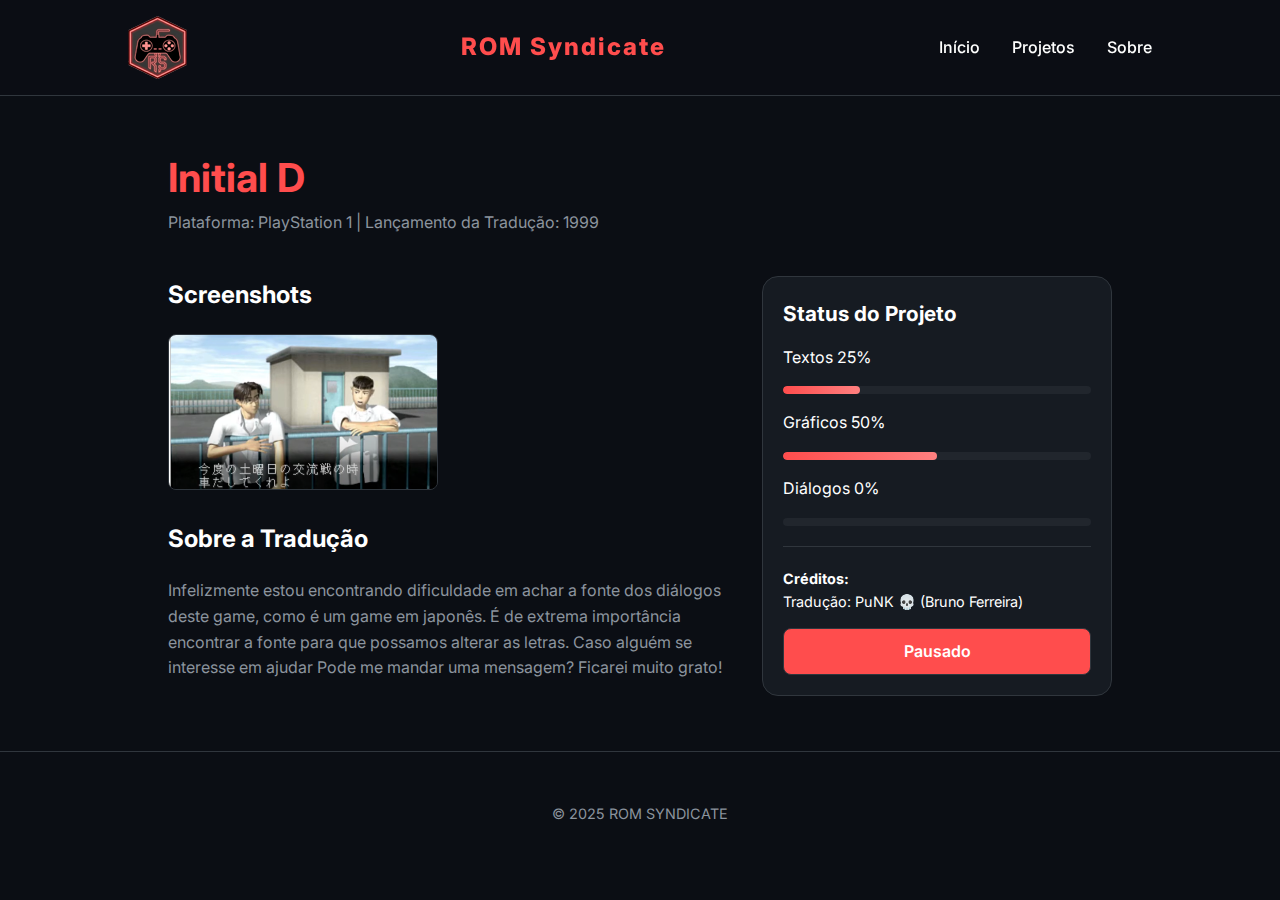
<file: initialDPSX.html>
<!DOCTYPE html>
<html lang="pt-br">
<head>
    <meta charset="UTF-8">
    <meta name="viewport" content="width=device-width, initial-scale=1.0">
    <title>Projeto: Nome do Jogo | ROM SYNDICATE</title>
    
    <link rel="stylesheet" href="style.css">
    
    <link href="https://fonts.googleapis.com/css2?family=Inter:wght@400;600;800&display=swap" rel="stylesheet">
</head>
<body>

    <header>
        <nav>
            <img src="./assets/img/logo/logo-mini.png" alt="ROM Syndicate Logo">
            <div class="logo">ROM Syndicate</div>
            <ul>
                <li><a href="../index.html">Início</a></li>
                <li><a href="../index.html#projetos">Projetos</a></li>
                <li><a href="../sobre.html">Sobre</a></li>
            </ul>
        </nav>
    </header>

    <main class="container-projeto" style="padding: 50px 10%; max-width: 1200px; margin: 0 auto;">
        
        <section class="projeto-header" style="margin-bottom: 40px;">
            <h1 style="font-size: 2.5rem; color: var(--accent-color);">Initial D</h1>
            <p style="color: var(--text-secondary);">Plataforma: PlayStation 1 | Lançamento da Tradução: 1999</p>
        </section>

        <div style="display: grid; grid-template-columns: 1fr 350px; gap: 40px;">
            
            <section>
                <h2 style="margin-bottom: 20px;">Screenshots</h2>
                <div class="galeria" style="display: grid; grid-template-columns: 1fr 1fr; gap: 15px; margin-bottom: 30px;">
                    <img src="./assets/img/initialDPSX/1.png" alt="Screenshot 1" style="width: 100%; border-radius: 8px; border: 1px solid var(--border);">
                </div>

                <h2 style="margin-bottom: 20px;">Sobre a Tradução</h2>
                <p style="color: var(--text-secondary); margin-bottom: 20px;">
                    Infelizmente estou encontrando dificuldade em achar a fonte dos diálogos deste game, como é um game em japonês.
                    É de extrema importância encontrar a fonte para que possamos alterar as letras. Caso alguém se interesse em ajudar
                    Pode me mandar uma mensagem? Ficarei muito grato!
                </p>
            </section>

            <aside>
                <div class="card" style="padding: 20px; position: sticky; top: 100px;">
                    <h3 style="margin-bottom: 15px;">Status do Projeto</h3>
                    
                    <div class="progresso-info"><span>Textos </span><span>25%</span></div>
                    <div class="progresso-container"><div class="progresso-bar" style="width: 25%;"></div></div>
                    
                    <div class="progresso-info"><span>Gráficos </span><span>50%</span></div>
                    <div class="progresso-container"><div class="progresso-bar" style="width: 50%;"></div></div>

                    <div class="progresso-info"><span>Diálogos </span><span>0%</span></div>
                    <div class="progresso-container"><div class="progresso-bar" style="width: 0%;"></div></div>

                    <hr style="border: 0; border-top: 1px solid var(--border); margin: 20px 0;">

                    <p style="font-size: 0.9rem; margin-bottom: 15px;"><strong>Créditos:</strong><br>Tradução: PuNK 💀 (Bruno Ferreira)</p>

                    <a href="" class="btn" style="background: var(--accent-color);">Pausado</a>
                </div>
            </aside>
        </div>

    </main>

    <footer>
        <p>&copy; 2025 ROM SYNDICATE</p>
    </footer>
<script src="script.js"></script>
<div id="imageModal" class="modal">
    <span class="close">&times;</span>
    <img class="modal-content" id="imgExpanded">
</div>
</body>
</html>
</file>
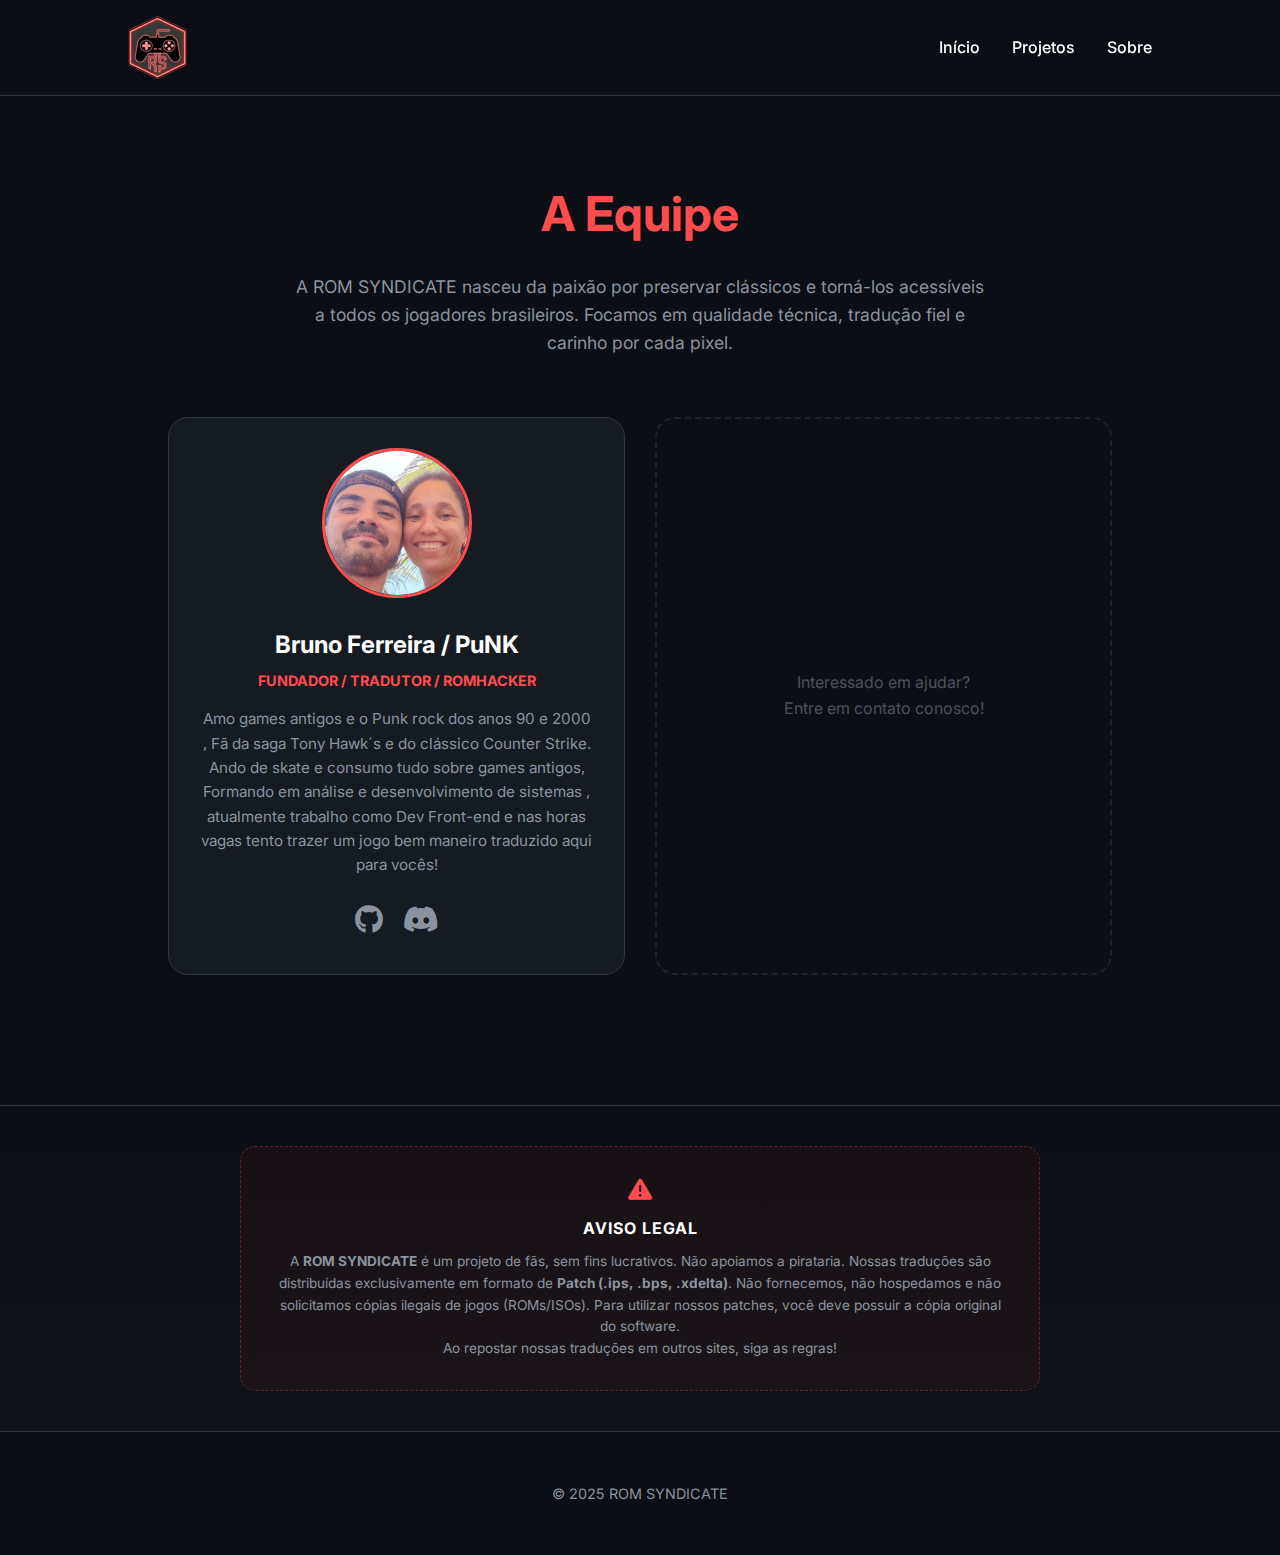
<file: sobre.html>
<!DOCTYPE html>
<html lang="pt-br">
<head>
    <meta charset="UTF-8">
    <meta name="viewport" content="width=device-width, initial-scale=1.0">
    <title>Sobre Nós | ROM SYNDICATE</title>

    <link rel="stylesheet" href="https://cdnjs.cloudflare.com/ajax/libs/font-awesome/6.4.2/css/all.min.css">
    
    <link rel="stylesheet" href="style.css">
    
    <link href="https://fonts.googleapis.com/css2?family=Inter:wght@400;600;800&display=swap" rel="stylesheet">
</head>
<body>

    <header>
        <nav>
            <img src="./assets/img/logo/logo-mini.png" alt="ROM Syndicate Logo">
            <div class="logo"></div>
            <ul>
                <li><a href="index.html">Início</a></li>
                <li><a href="index.html#projetos">Projetos</a></li>
                <li><a href="sobre.html">Sobre</a></li>
            </ul>
        </nav>
    </header>

    <main style="padding: 80px 10%; max-width: 1200px; margin: 0 auto;">
        
        <section class="sobre-intro" style="text-align: center; margin-bottom: 60px;">
            <h1 style="font-size: 3rem; margin-bottom: 20px; color: var(--accent-color);">A Equipe</h1>
            <p style="color: var(--text-secondary); max-width: 700px; margin: 0 auto; font-size: 1.1rem;">
                A ROM SYNDICATE nasceu da paixão por preservar clássicos e torná-los acessíveis a todos os jogadores brasileiros. 
                Focamos em qualidade técnica, tradução fiel e carinho por cada pixel.
            </p>
        </section>

        <section class="equipe-grid" style="display: grid; grid-template-columns: repeat(auto-fill, minmax(300px, 1fr)); gap: 30px;">
            
            <div class="card-membro" style="background: var(--card-bg); border: 1px solid var(--border); border-radius: 20px; padding: 30px; text-align: center; transition: 0.3s;">
                <div class="foto-container" style="margin-bottom: 20px;">
                    <img src="assets/membros/brunoPunk.jpg" alt="Membro" style="width: 150px; height: 150px; border-radius: 50%; border: 3px solid var(--accent-color); object-fit: cover;">
                </div>
                
                <h2 style="margin-bottom: 5px;">Bruno Ferreira / PuNK</h2>
                <p style="color: var(--accent-color); font-weight: bold; font-size: 0.9rem; text-transform: uppercase; margin-bottom: 15px;">Fundador / Tradutor / RomHacker</p>
                
                <p style="color: var(--text-secondary); font-size: 0.95rem; line-height: 1.6;">
                    Amo games antigos e o Punk rock dos anos 90 e 2000 , Fã da saga Tony Hawk´s e do clássico Counter Strike. Ando de skate
                    e consumo tudo sobre games antigos, Formando em análise e desenvolvimento de sistemas , atualmente trabalho como Dev Front-end e nas horas
                    vagas tento trazer um jogo bem maneiro traduzido aqui para vocês!
                </p>

                <div class="redes-sociais" style="margin-top: 20px; display: flex; justify-content: center; gap: 20px;">
                    <a href="https://github.com/bruninho182" target="_blank" class="icon-link" title="GitHub">
                    <i class="fa-brands fa-github"></i>
                    </a>
    
                    <a href="https://discord.gg/ndfKxHRE" target="_blank" class="icon-link" title="Discord">
                    <i class="fa-brands fa-discord"></i>
                    </a>

            </div>
            </div>

            <div class="card-membro-vazio" style="border: 2px dashed var(--border); border-radius: 20px; padding: 30px; text-align: center; display: flex; flex-direction: column; justify-content: center; opacity: 0.5;">
                <p style="color: var(--text-secondary);">Interessado em ajudar?<br>Entre em contato conosco!</p>
            </div>

        </section>
    </main>
            <section class="aviso-legal">
                <div class="aviso-container">
                 <i class="fa-solid fa-triangle-exclamation"></i>
                    <h3>Aviso Legal</h3>
                    <p>
                        A <strong>ROM SYNDICATE</strong> é um projeto de fãs, sem fins lucrativos. Não apoiamos a pirataria. 
                        Nossas traduções são distribuídas exclusivamente em formato de <strong>Patch (.ips, .bps, .xdelta)</strong>. 
                        Não fornecemos, não hospedamos e não solicitamos cópias ilegais de jogos (ROMs/ISOs). 
                        Para utilizar nossos patches, você deve possuir a cópia original do software. <br>
                        Ao repostar nossas traduções em outros sites, siga as regras!
                    </p>
    </div>
</section>
    <footer>
        <p>&copy; 2025 ROM SYNDICATE</p>
    </footer>
<script src="./assets/script.js"></script>
</body>
</html>
</file>
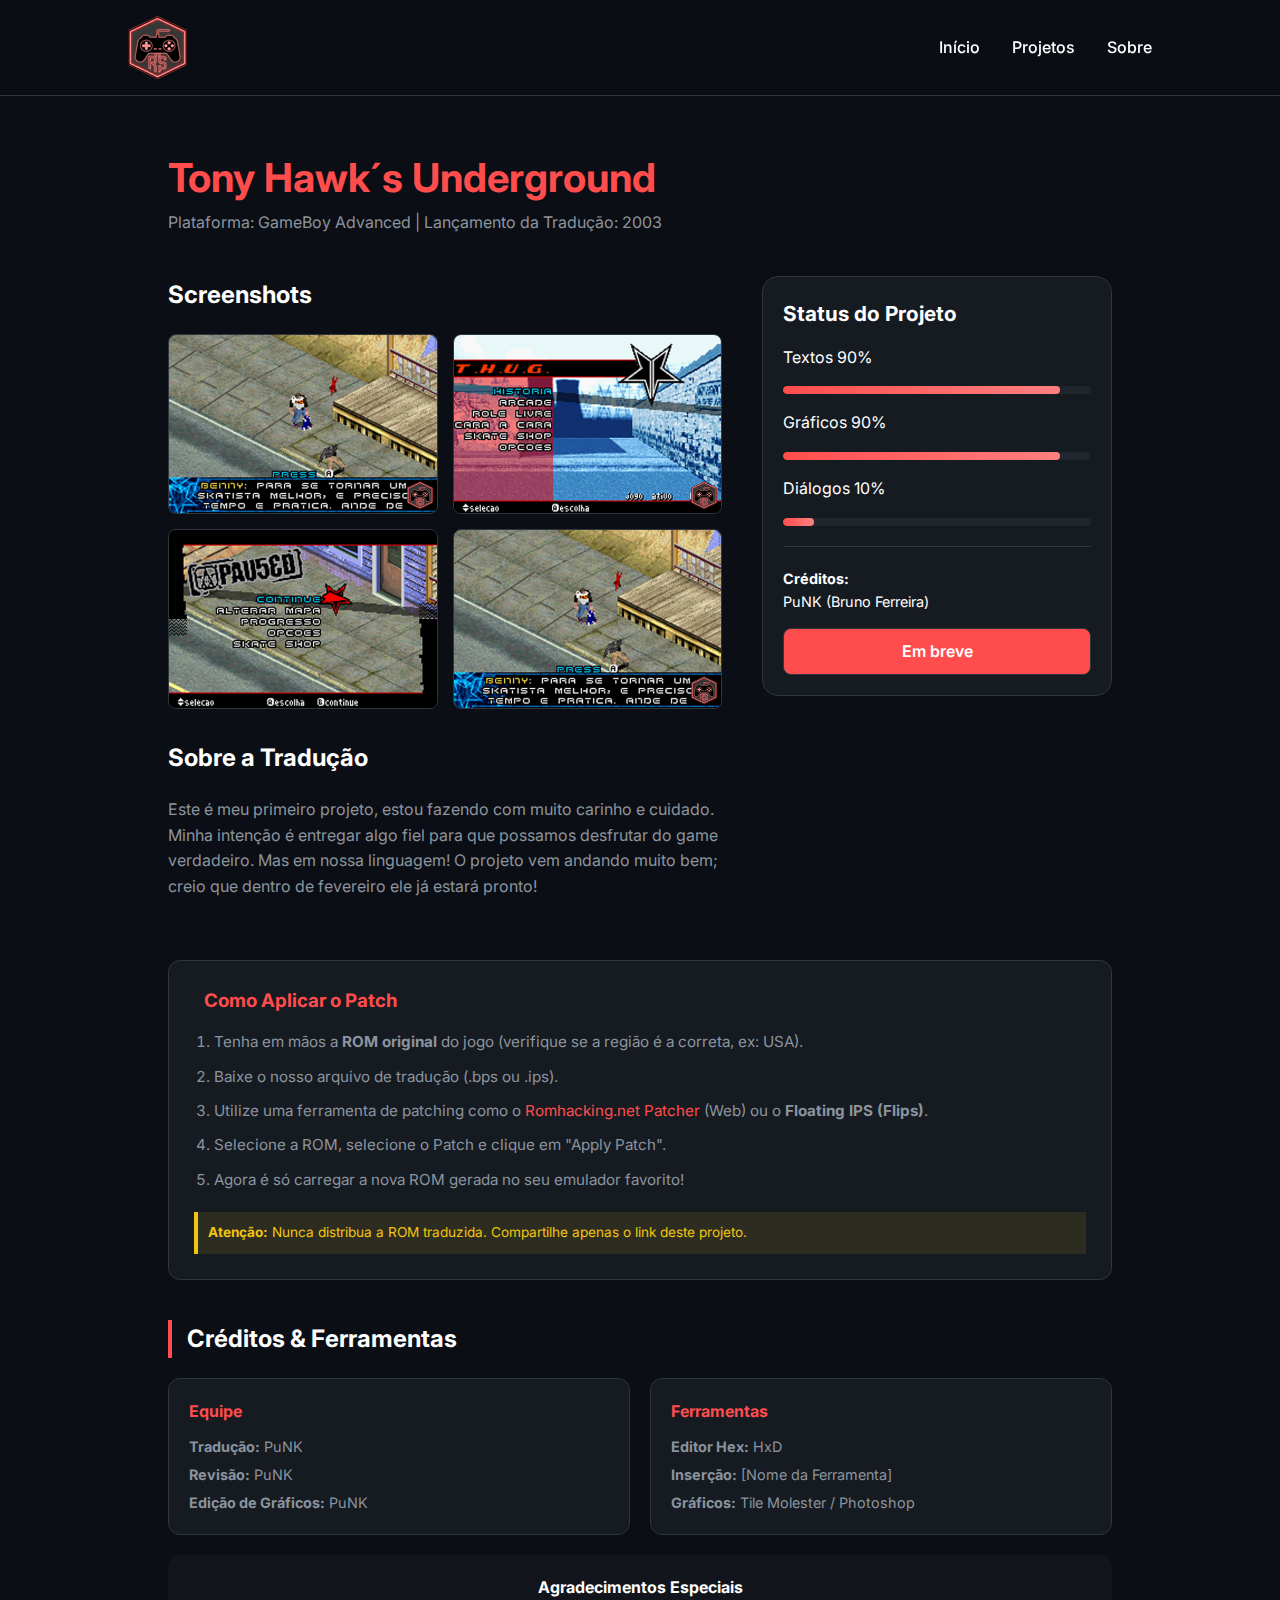
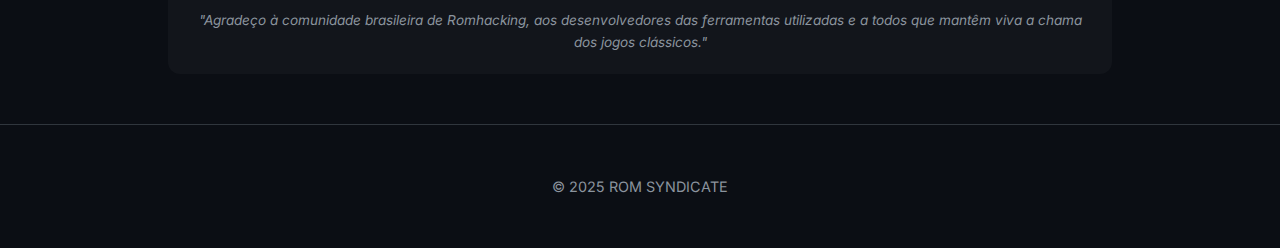
<file: thugGBA.html>
<!DOCTYPE html>
<html lang="pt-br">
<head>
    <meta charset="UTF-8">
    <meta name="viewport" content="width=device-width, initial-scale=1.0">
    <title>Projeto: Tony Hawk´s Underground | ROM SYNDICATE</title>
    
    <link rel="stylesheet" href="style.css">
    
    <link href="https://fonts.googleapis.com/css2?family=Inter:wght@400;600;800&display=swap" rel="stylesheet">
</head>
<body>

    <header>
        <nav>
            <img src="./assets/img/logo/logo-mini.png" alt="ROM Syndicate Logo">
            <div class="logo"></div>
            <ul>
                <li><a href="index.html">Início</a></li>
                <li><a href="../index.html#projetos">Projetos</a></li>
                <li><a href="../sobre.html">Sobre</a></li>
            </ul>
        </nav>
    </header>

    <main class="container-projeto" style="padding: 50px 10%; max-width: 1200px; margin: 0 auto;">
        
        <section class="projeto-header" style="margin-bottom: 40px;">
            <h1 style="font-size: 2.5rem; color: var(--accent-color);">Tony Hawk´s Underground</h1>
            <p style="color: var(--text-secondary);">Plataforma: GameBoy Advanced | Lançamento da Tradução: 2003</p>
        </section>

        <div style="display: grid; grid-template-columns: 1fr 350px; gap: 40px;">
            
            <section>
                <h2 style="margin-bottom: 20px;">Screenshots</h2>
                <div class="galeria" style="display: grid; grid-template-columns: 1fr 1fr; gap: 15px; margin-bottom: 30px;">
                    <img src="./assets/img/thugGBA/4.jpg" alt="Screenshot 1" style="width: 100%; border-radius: 8px; border: 1px solid var(--border);">
                    <img src="./assets/img/thugGBA/1.JPG" alt="Screenshot 2" style="width: 100%; border-radius: 8px; border: 1px solid var(--border);">
                    <img src="./assets/img/thugGBA/3.jpg" alt="Screenshot 3" style="width: 100%; border-radius: 8px; border: 1px solid var(--border);">
                    <img src="./assets/img/thugGBA/4.jpg" alt="Screenshot 4" style="width: 100%; border-radius: 8px; border: 1px solid var(--border);">
                </div>

                <h2 style="margin-bottom: 20px;">Sobre a Tradução</h2>
                <p style="color: var(--text-secondary); margin-bottom: 20px;">
                    Este é meu primeiro projeto, estou fazendo com muito carinho e cuidado.
                    Minha intenção é entregar algo fiel para que possamos desfrutar do game verdadeiro.
                    Mas em nossa linguagem!
                    O projeto vem andando muito bem; creio que dentro de fevereiro ele já estará pronto!
                </p>
            </section>

            <aside>
                <div class="card" style="padding: 20px; position: sticky; top: 100px;">
                    <h3 style="margin-bottom: 15px;">Status do Projeto</h3>
                    
                    <div class="progresso-info"><span>Textos </span><span>90%</span></div>
                    <div class="progresso-container"><div class="progresso-bar" style="width: 90%;"></div></div>
                    
                    <div class="progresso-info"><span>Gráficos </span><span>90%</span></div>
                    <div class="progresso-container"><div class="progresso-bar" style="width: 90%;"></div></div>

                    <div class="progresso-info"><span>Diálogos </span><span>10%</span></div>
                    <div class="progresso-container"><div class="progresso-bar" style="width: 10%;"></div></div>

                    <hr style="border: 0; border-top: 1px solid var(--border); margin: 20px 0;">

                    <p style="font-size: 0.9rem; margin-bottom: 15px;"><strong>Créditos:</strong><br>PuNK (Bruno Ferreira)</p>

                    <a href="" class="btn" style="background: var(--accent-color);">Em breve</a>
                </div>
            </aside>
        </div>


            <section class="instrucoes" style="margin-top: 40px; background: var(--card-bg); padding: 25px; border-radius: 12px; border: 1px solid var(--border);">
    <h3 style="color: var(--accent-color); margin-bottom: 15px; display: flex; align-items: center; gap: 10px;">
        <i class="fa-solid fa-gears"></i> Como Aplicar o Patch
    </h3>
    
    <ol style="color: var(--text-secondary); padding-left: 20px; font-size: 0.95rem;">
        <li style="margin-bottom: 10px;">Tenha em mãos a <strong>ROM original</strong> do jogo (verifique se a região é a correta, ex: USA).</li>
        <li style="margin-bottom: 10px;">Baixe o nosso arquivo de tradução (.bps ou .ips).</li>
        <li style="margin-bottom: 10px;">Utilize uma ferramenta de patching como o <a href="https://www.romhacking.net/patch/" target="_blank" style="color: var(--accent-color); text-decoration: none;">Romhacking.net Patcher</a> (Web) ou o <strong>Floating IPS (Flips)</strong>.</li>
        <li style="margin-bottom: 10px;">Selecione a ROM, selecione o Patch e clique em "Apply Patch".</li>
        <li>Agora é só carregar a nova ROM gerada no seu emulador favorito!</li>
    </ol>

    <div style="margin-top: 20px; padding: 10px; background: rgba(241, 196, 15, 0.1); border-left: 4px solid #f1c40f; font-size: 0.85rem; color: #f1c40f;">
        <i class="fa-solid fa-triangle-exclamation"></i> <strong>Atenção:</strong> Nunca distribua a ROM traduzida. Compartilhe apenas o link deste projeto.
    </div>
</section>

<section class="creditos" style="margin-top: 40px;">
    <h2 style="margin-bottom: 20px; font-size: 1.5rem; border-left: 4px solid var(--accent-color); padding-left: 15px;">
        Créditos & Ferramentas
    </h2>

    <div style="display: grid; grid-template-columns: 1fr 1fr; gap: 20px;">
        
        <div style="background: var(--card-bg); padding: 20px; border-radius: 12px; border: 1px solid var(--border);">
            <h4 style="color: var(--accent-color); margin-bottom: 10px;"><i class="fa-solid fa-users"></i> Equipe</h4>
            <ul style="list-style: none; color: var(--text-secondary); font-size: 0.9rem;">
                <li style="margin-bottom: 5px;"><strong>Tradução:</strong> PuNK </li>
                <li style="margin-bottom: 5px;"><strong>Revisão:</strong> PuNK </li>
                <li><strong>Edição de Gráficos:</strong> PuNK </li>
            </ul>
        </div>

        <div style="background: var(--card-bg); padding: 20px; border-radius: 12px; border: 1px solid var(--border);">
            <h4 style="color: var(--accent-color); margin-bottom: 10px;"><i class="fa-solid fa-screwdriver-wrench"></i> Ferramentas</h4>
            <ul style="list-style: none; color: var(--text-secondary); font-size: 0.9rem;">
                <li style="margin-bottom: 5px;"><strong>Editor Hex:</strong> HxD</li>
                <li style="margin-bottom: 5px;"><strong>Inserção:</strong> [Nome da Ferramenta]</li>
                <li><strong>Gráficos:</strong> Tile Molester / Photoshop</li>
            </ul>
        </div>

    </div>

    <div style="margin-top: 20px; background: rgba(255, 255, 255, 0.03); padding: 20px; border-radius: 12px; text-align: center;">
        <h4 style="color: var(--text-primary); margin-bottom: 10px;">Agradecimentos Especiais</h4>
        <p style="color: var(--text-secondary); font-size: 0.85rem; font-style: italic;">
            "Agradeço à comunidade brasileira de Romhacking, aos desenvolvedores das ferramentas utilizadas e a todos que mantêm viva a chama dos jogos clássicos."
        </p>
    </div>
</section>

    </main>

    <footer>
        <p>&copy; 2025 ROM SYNDICATE</p>
    </footer>
<script src="./script.js"></script>
<div id="imageModal" class="modal">
    <span class="close">&times;</span>
    <img class="modal-content" id="imgExpanded">
</div>
</body>
</html>
</file>
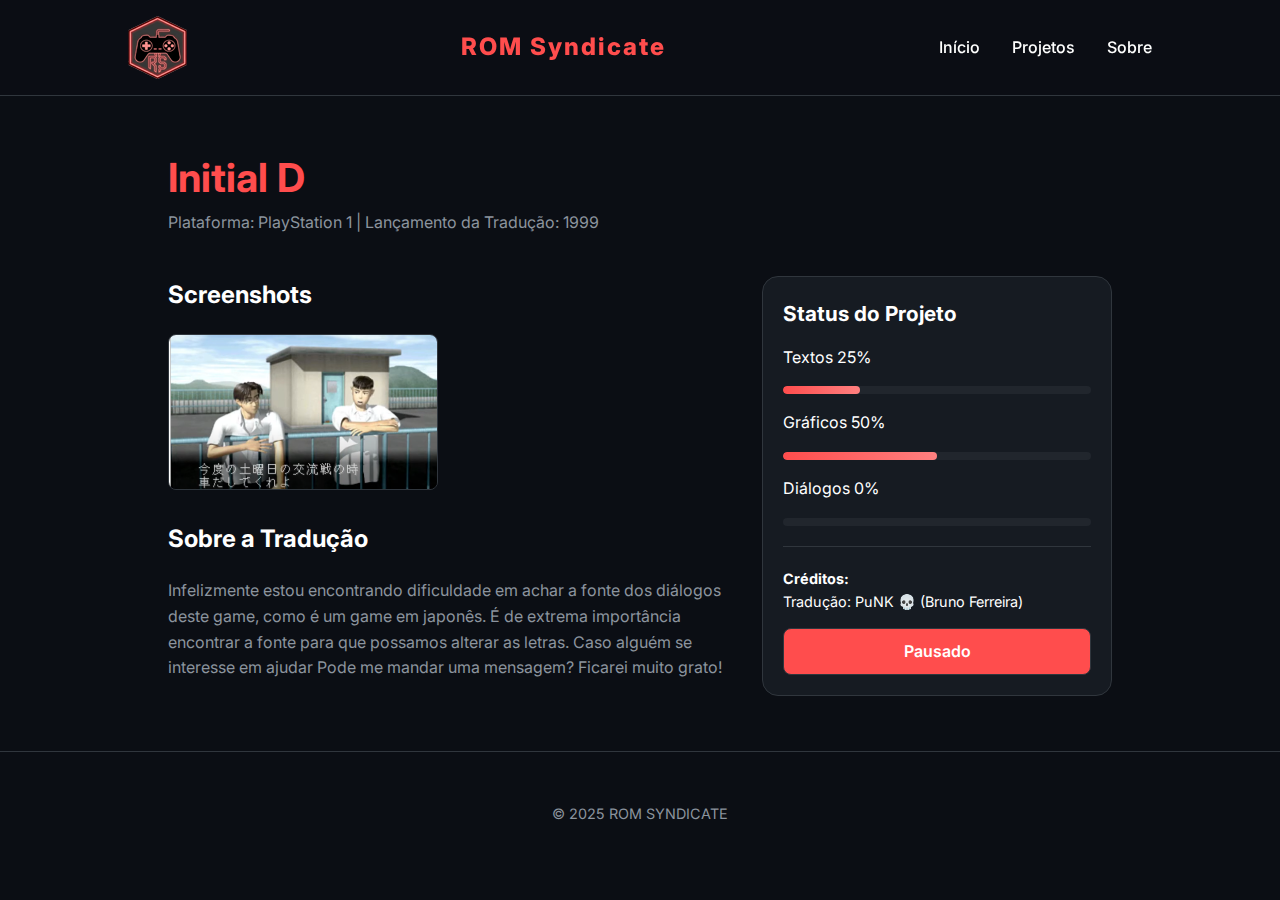
<file: projects/initialDPSX.html>
<!DOCTYPE html>
<html lang="pt-br">
<head>
    <meta charset="UTF-8">
    <meta name="viewport" content="width=device-width, initial-scale=1.0">
    <title>Projeto: Nome do Jogo | ROM SYNDICATE</title>
    
    <link rel="stylesheet" href="../assets/style.css">
    
    <link href="https://fonts.googleapis.com/css2?family=Inter:wght@400;600;800&display=swap" rel="stylesheet">
</head>
<body>

    <header>
        <nav>
            <img src="../assets/img/logo/logo-mini.png" alt="ROM Syndicate Logo">
            <div class="logo">ROM Syndicate</div>
            <ul>
                <li><a href="../index.html">Início</a></li>
                <li><a href="../index.html#projetos">Projetos</a></li>
                <li><a href="../sobre.html">Sobre</a></li>
            </ul>
        </nav>
    </header>

    <main class="container-projeto" style="padding: 50px 10%; max-width: 1200px; margin: 0 auto;">
        
        <section class="projeto-header" style="margin-bottom: 40px;">
            <h1 style="font-size: 2.5rem; color: var(--accent-color);">Initial D</h1>
            <p style="color: var(--text-secondary);">Plataforma: PlayStation 1 | Lançamento da Tradução: 1999</p>
        </section>

        <div style="display: grid; grid-template-columns: 1fr 350px; gap: 40px;">
            
            <section>
                <h2 style="margin-bottom: 20px;">Screenshots</h2>
                <div class="galeria" style="display: grid; grid-template-columns: 1fr 1fr; gap: 15px; margin-bottom: 30px;">
                    <img src="../assets/img/initialDPSX/1.png" alt="Screenshot 1" style="width: 100%; border-radius: 8px; border: 1px solid var(--border);">
                </div>

                <h2 style="margin-bottom: 20px;">Sobre a Tradução</h2>
                <p style="color: var(--text-secondary); margin-bottom: 20px;">
                    Infelizmente estou encontrando dificuldade em achar a fonte dos diálogos deste game, como é um game em japonês.
                    É de extrema importância encontrar a fonte para que possamos alterar as letras. Caso alguém se interesse em ajudar
                    Pode me mandar uma mensagem? Ficarei muito grato!
                </p>
            </section>

            <aside>
                <div class="card" style="padding: 20px; position: sticky; top: 100px;">
                    <h3 style="margin-bottom: 15px;">Status do Projeto</h3>
                    
                    <div class="progresso-info"><span>Textos </span><span>25%</span></div>
                    <div class="progresso-container"><div class="progresso-bar" style="width: 25%;"></div></div>
                    
                    <div class="progresso-info"><span>Gráficos </span><span>50%</span></div>
                    <div class="progresso-container"><div class="progresso-bar" style="width: 50%;"></div></div>

                    <div class="progresso-info"><span>Diálogos </span><span>0%</span></div>
                    <div class="progresso-container"><div class="progresso-bar" style="width: 0%;"></div></div>

                    <hr style="border: 0; border-top: 1px solid var(--border); margin: 20px 0;">

                    <p style="font-size: 0.9rem; margin-bottom: 15px;"><strong>Créditos:</strong><br>Tradução: PuNK 💀 (Bruno Ferreira)</p>

                    <a href="" class="btn" style="background: var(--accent-color);">Pausado</a>
                </div>
            </aside>
        </div>

    </main>

    <footer>
        <p>&copy; 2025 ROM SYNDICATE</p>
    </footer>
<script src="../assets/script.js"></script>
<div id="imageModal" class="modal">
    <span class="close">&times;</span>
    <img class="modal-content" id="imgExpanded">
</div>
</body>
</html>
</file>
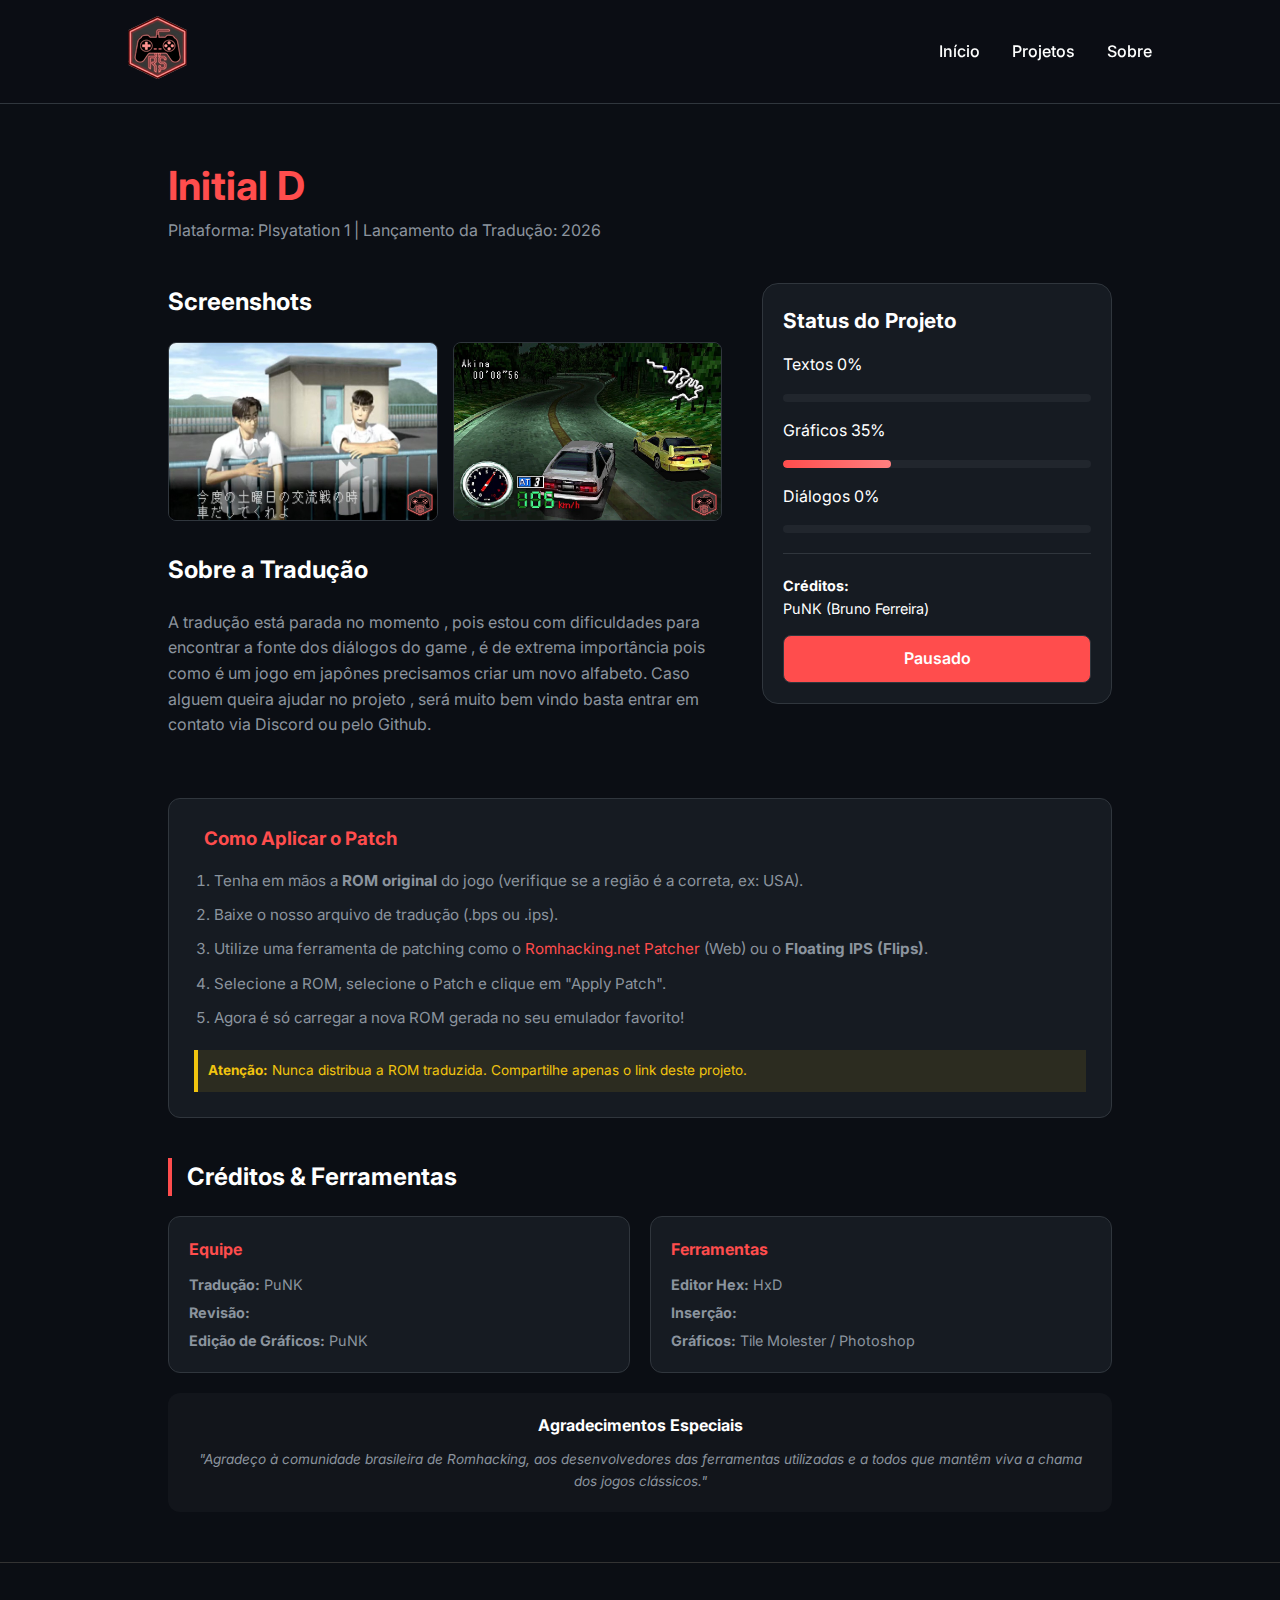
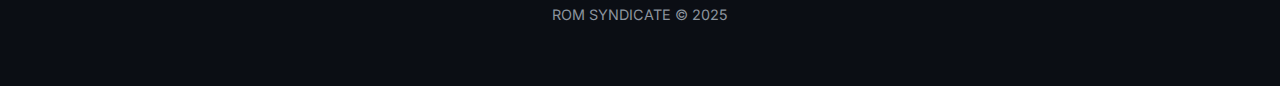
<file: assets/Projetos/initialdPSX.html>
<!DOCTYPE html>
<html lang="pt-br">
<head>
    <meta charset="UTF-8">
    <meta name="viewport" content="width=device-width, initial-scale=1.0">
    <title>Projeto: Tony Hawk´s Underground | ROM SYNDICATE</title>
    
    <link rel="stylesheet" href="/style.css">
    
    <link href="https://fonts.googleapis.com/css2?family=Inter:wght@400;600;800&display=swap" rel="stylesheet">
</head>
<body>

    <header>
        <nav>
            <a href="/index.html">
            <img src="/assets/img/logo/logo-mini.png" alt="">
            </a>
            <div class="logo"></div>
            <ul>
                <li><a href="/index.html">Início</a></li>
                <li><a href="/index.html#projetos">Projetos</a></li>
                <li><a href="/sobre.html">Sobre</a></li>
            </ul>
        </nav>
    </header>

    <main class="container-projeto" style="padding: 50px 10%; max-width: 1200px; margin: 0 auto;">
        
        <section class="projeto-header" style="margin-bottom: 40px;">
            <h1 style="font-size: 2.5rem; color: var(--accent-color);">Initial D</h1>
            <p style="color: var(--text-secondary);">Plataforma: Plsyatation 1 | Lançamento da Tradução: 2026</p>
        </section>

        <div style="display: grid; grid-template-columns: 1fr 350px; gap: 40px;">
            
            <section>
                <h2 style="margin-bottom: 20px;">Screenshots</h2>
                <div class="galeria" style="display: grid; grid-template-columns: 1fr 1fr; gap: 15px; margin-bottom: 30px;">
                    <img src="/assets/img/initialDPSX/1.jpg" alt="Screenshot 1" style="width: 100%; border-radius: 8px; border: 1px solid var(--border);">
                    <img src="/assets/img/initialDPSX/2.jpg" alt="Screenshot 2" style="width: 100%; border-radius: 8px; border: 1px solid var(--border);">
                </div>

                <h2 style="margin-bottom: 20px;">Sobre a Tradução</h2>
                <p style="color: var(--text-secondary); margin-bottom: 20px;">
                    A tradução está parada no momento , pois estou com dificuldades para encontrar a fonte
                    dos diálogos do game , é de extrema importância pois como é um jogo em japônes 
                    precisamos criar um novo alfabeto. Caso alguem queira ajudar no projeto , será muito
                    bem vindo basta entrar em contato via Discord ou pelo Github.
                </p>
            </section>

            <aside>
                <div class="card" style="padding: 20px; position: sticky; top: 100px;">
                    <h3 style="margin-bottom: 15px;">Status do Projeto</h3>
                    
                    <div class="progresso-info"><span>Textos </span><span>0%</span></div>
                    <div class="progresso-container"><div class="progresso-bar" style="width: 0%;"></div></div>
                    
                    <div class="progresso-info"><span>Gráficos </span><span>35%</span></div>
                    <div class="progresso-container"><div class="progresso-bar" style="width: 35%;"></div></div>

                    <div class="progresso-info"><span>Diálogos </span><span>0%</span></div>
                    <div class="progresso-container"><div class="progresso-bar" style="width: 0%;"></div></div>

                    <hr style="border: 0; border-top: 1px solid var(--border); margin: 20px 0;">

                    <p style="font-size: 0.9rem; margin-bottom: 15px;"><strong>Créditos:</strong><br>PuNK (Bruno Ferreira)</p>

                    <a href="" class="btn" style="background: var(--accent-color);">Pausado</a>
                </div>
            </aside>
        </div>


            <section class="instrucoes" style="margin-top: 40px; background: var(--card-bg); padding: 25px; border-radius: 12px; border: 1px solid var(--border);">
    <h3 style="color: var(--accent-color); margin-bottom: 15px; display: flex; align-items: center; gap: 10px;">
        <i class="fa-solid fa-gears"></i> Como Aplicar o Patch
    </h3>
    
    <ol style="color: var(--text-secondary); padding-left: 20px; font-size: 0.95rem;">
        <li style="margin-bottom: 10px;">Tenha em mãos a <strong>ROM original</strong> do jogo (verifique se a região é a correta, ex: USA).</li>
        <li style="margin-bottom: 10px;">Baixe o nosso arquivo de tradução (.bps ou .ips).</li>
        <li style="margin-bottom: 10px;">Utilize uma ferramenta de patching como o <a href="https://www.romhacking.net/patch/" target="_blank" style="color: var(--accent-color); text-decoration: none;">Romhacking.net Patcher</a> (Web) ou o <strong>Floating IPS (Flips)</strong>.</li>
        <li style="margin-bottom: 10px;">Selecione a ROM, selecione o Patch e clique em "Apply Patch".</li>
        <li>Agora é só carregar a nova ROM gerada no seu emulador favorito!</li>
    </ol>

    <div style="margin-top: 20px; padding: 10px; background: rgba(241, 196, 15, 0.1); border-left: 4px solid #f1c40f; font-size: 0.85rem; color: #f1c40f;">
        <i class="fa-solid fa-triangle-exclamation"></i> <strong>Atenção:</strong> Nunca distribua a ROM traduzida. Compartilhe apenas o link deste projeto.
    </div>
</section>

<section class="creditos" style="margin-top: 40px;">
    <h2 style="margin-bottom: 20px; font-size: 1.5rem; border-left: 4px solid var(--accent-color); padding-left: 15px;">
        Créditos & Ferramentas
    </h2>

    <div style="display: grid; grid-template-columns: 1fr 1fr; gap: 20px;">
        
        <div style="background: var(--card-bg); padding: 20px; border-radius: 12px; border: 1px solid var(--border);">
            <h4 style="color: var(--accent-color); margin-bottom: 10px;"><i class="fa-solid fa-users"></i> Equipe</h4>
            <ul style="list-style: none; color: var(--text-secondary); font-size: 0.9rem;">
                <li style="margin-bottom: 5px;"><strong>Tradução:</strong> PuNK </li>
                <li style="margin-bottom: 5px;"><strong>Revisão:</strong> </li>
                <li><strong>Edição de Gráficos:</strong> PuNK </li>
            </ul>
        </div>

        <div style="background: var(--card-bg); padding: 20px; border-radius: 12px; border: 1px solid var(--border);">
            <h4 style="color: var(--accent-color); margin-bottom: 10px;"><i class="fa-solid fa-screwdriver-wrench"></i> Ferramentas</h4>
            <ul style="list-style: none; color: var(--text-secondary); font-size: 0.9rem;">
                <li style="margin-bottom: 5px;"><strong>Editor Hex:</strong> HxD</li>
                <li style="margin-bottom: 5px;"><strong>Inserção:</strong> </li>
                <li><strong>Gráficos:</strong> Tile Molester / Photoshop</li>
            </ul>
        </div>

    </div>

    <div style="margin-top: 20px; background: rgba(255, 255, 255, 0.03); padding: 20px; border-radius: 12px; text-align: center;">
        <h4 style="color: var(--text-primary); margin-bottom: 10px;">Agradecimentos Especiais</h4>
        <p style="color: var(--text-secondary); font-size: 0.85rem; font-style: italic;">
            "Agradeço à comunidade brasileira de Romhacking, aos desenvolvedores das ferramentas utilizadas e a todos que mantêm viva a chama dos jogos clássicos."
        </p>
    </div>
</section>

    </main>

    <footer style="text-align: center; padding: 40px; border-top: 1px solid #333;">
    <p>ROM SYNDICATE © 2025</p>

    <div class="redes-sociais" style="margin-top: 20px; display: flex; justify-content: center; gap: 20px;">
        <a href="https://github.com/romsyndicate" target="_blank" style="color: white; font-size: 24px;">
            <i class="fa-brands fa-github"></i>
        </a>
        <a href="https://discord.gg/ndfKxHRE" target="_blank" style="color: white; font-size: 24px;">
            <i class="fa-brands fa-discord"></i>
        </a>
    </div>
</footer>
<script src="/script.js"></script>
<div id="imageModal" class="modal">
    <span class="close">&times;</span>
    <img class="modal-content" id="imgExpanded">
</div>
</body>
</html>
</file>
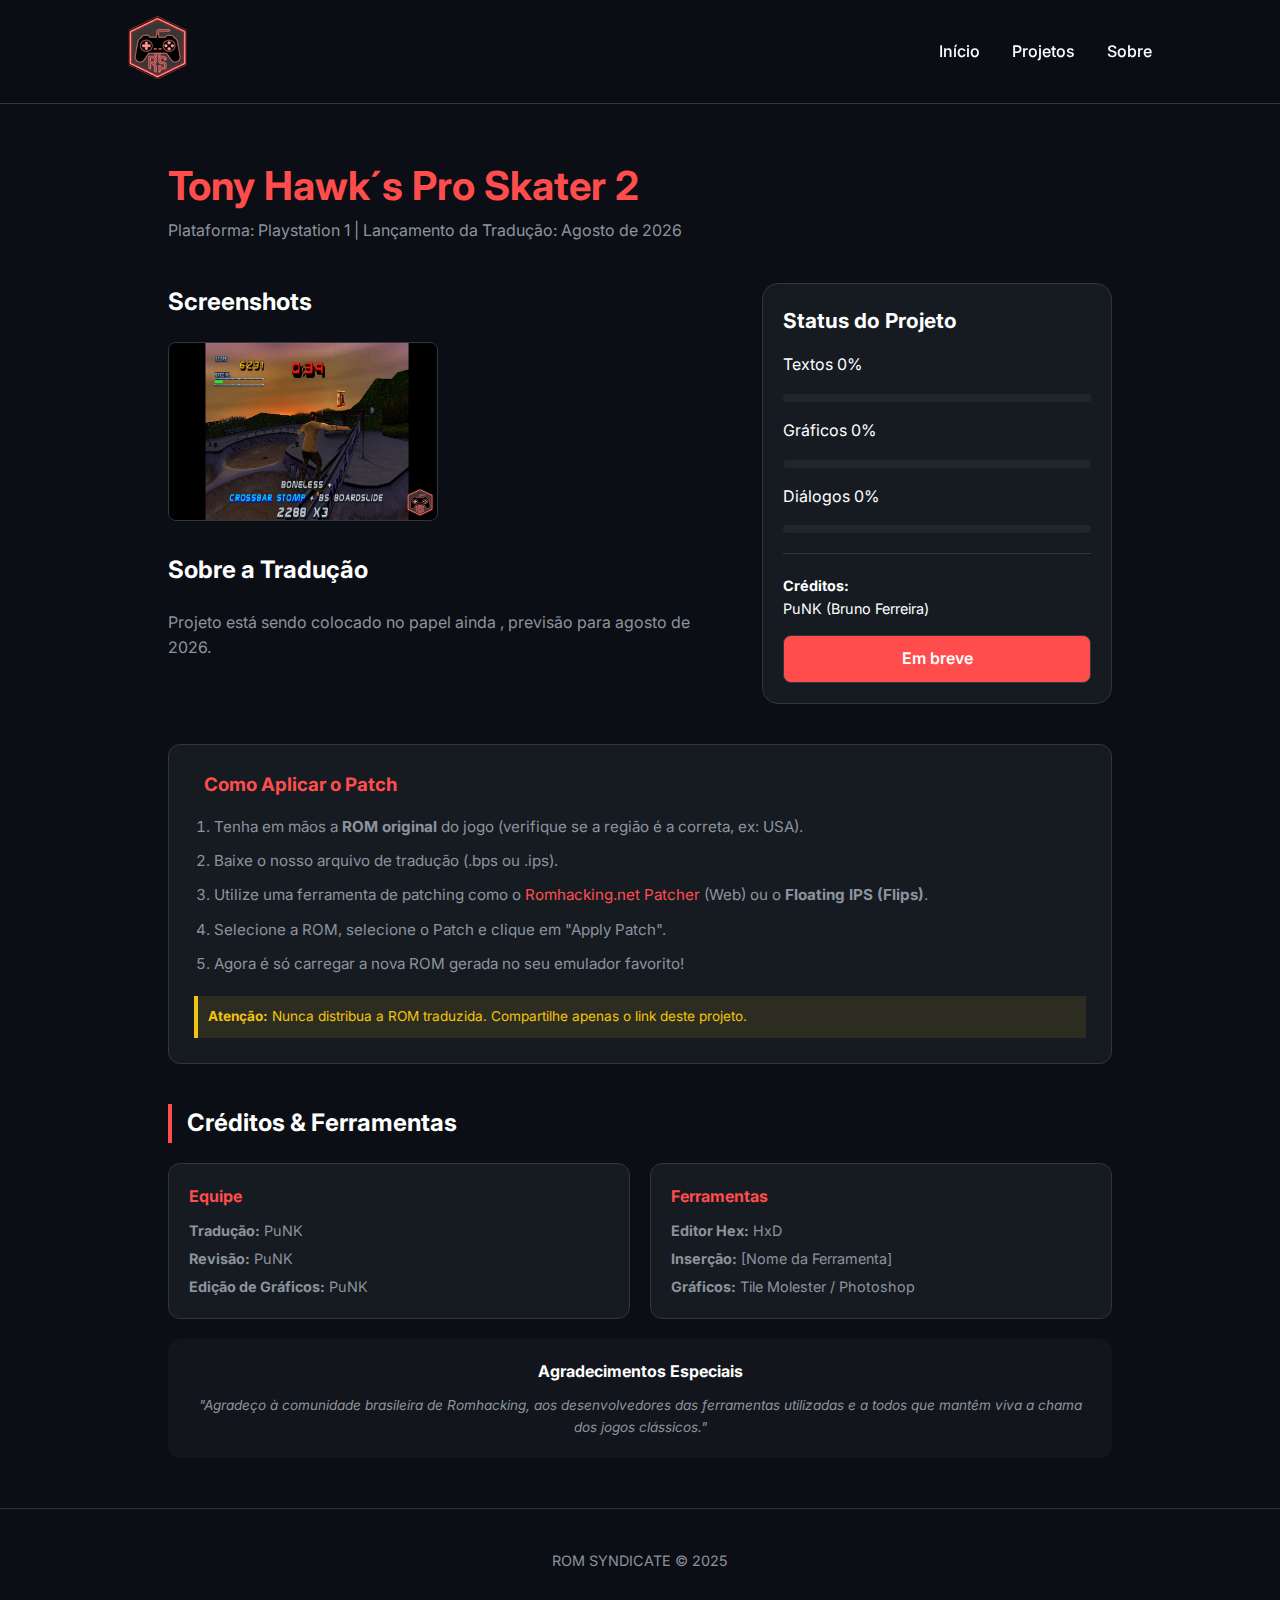
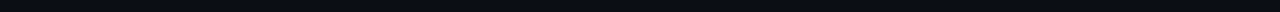
<file: assets/Projetos/thps2.html>
<!DOCTYPE html>
<html lang="pt-br">
<head>
    <meta charset="UTF-8">
    <meta name="viewport" content="width=device-width, initial-scale=1.0">
    <title>Projeto: Tony Hawk´s Pro Skater 2 | ROM SYNDICATE</title>
    
    <link rel="stylesheet" href="/style.css">
    
    <link href="https://fonts.googleapis.com/css2?family=Inter:wght@400;600;800&display=swap" rel="stylesheet">
</head>
<body>

    <header>
        <nav>
            <a href="/index.html">
            <img src="/assets/img/logo/logo-mini.png" alt="">
            </a>
            <div class="logo"></div>
            <ul>
                <li><a href="/index.html">Início</a></li>
                <li><a href="/index.html#projetos">Projetos</a></li>
                <li><a href="/sobre.html">Sobre</a></li>
            </ul>
        </nav>
    </header>

    <main class="container-projeto" style="padding: 50px 10%; max-width: 1200px; margin: 0 auto;">
        
        <section class="projeto-header" style="margin-bottom: 40px;">
            <h1 style="font-size: 2.5rem; color: var(--accent-color);">Tony Hawk´s Pro Skater 2</h1>
            <p style="color: var(--text-secondary);">Plataforma: Playstation 1 | Lançamento da Tradução: Agosto de 2026</p>
        </section>

        <div style="display: grid; grid-template-columns: 1fr 350px; gap: 40px;">
            
            <section>
                <h2 style="margin-bottom: 20px;">Screenshots</h2>
                <div class="galeria" style="display: grid; grid-template-columns: 1fr 1fr; gap: 15px; margin-bottom: 30px;">
                    <img src="/assets/img/thps2/1.jpg" alt="Screenshot 1" style="width: 100%; border-radius: 8px; border: 1px solid var(--border);">
                </div>

                <h2 style="margin-bottom: 20px;">Sobre a Tradução</h2>
                <p style="color: var(--text-secondary); margin-bottom: 20px;">
                    Projeto está sendo colocado no papel ainda , previsão para agosto de 2026.
                </p>
            </section>

            <aside>
                <div class="card" style="padding: 20px; position: sticky; top: 100px;">
                    <h3 style="margin-bottom: 15px;">Status do Projeto</h3>
                    
                    <div class="progresso-info"><span>Textos </span><span>0%</span></div>
                    <div class="progresso-container"><div class="progresso-bar" style="width: 0%;"></div></div>
                    
                    <div class="progresso-info"><span>Gráficos </span><span>0%</span></div>
                    <div class="progresso-container"><div class="progresso-bar" style="width: 0%;"></div></div>

                    <div class="progresso-info"><span>Diálogos </span><span>0%</span></div>
                    <div class="progresso-container"><div class="progresso-bar" style="width: 0%;"></div></div>

                    <hr style="border: 0; border-top: 1px solid var(--border); margin: 20px 0;">   

                    <p style="font-size: 0.9rem; margin-bottom: 15px;"><strong>Créditos:</strong><br>PuNK (Bruno Ferreira)</p>

                    <a href="" class="btn" style="background: var(--accent-color);">Em breve</a>
                </div>
            </aside>
        </div>


            <section class="instrucoes" style="margin-top: 40px; background: var(--card-bg); padding: 25px; border-radius: 12px; border: 1px solid var(--border);">
    <h3 style="color: var(--accent-color); margin-bottom: 15px; display: flex; align-items: center; gap: 10px;">
        <i class="fa-solid fa-gears"></i> Como Aplicar o Patch
    </h3>
    
    <ol style="color: var(--text-secondary); padding-left: 20px; font-size: 0.95rem;">
        <li style="margin-bottom: 10px;">Tenha em mãos a <strong>ROM original</strong> do jogo (verifique se a região é a correta, ex: USA).</li>
        <li style="margin-bottom: 10px;">Baixe o nosso arquivo de tradução (.bps ou .ips).</li>
        <li style="margin-bottom: 10px;">Utilize uma ferramenta de patching como o <a href="https://www.romhacking.net/patch/" target="_blank" style="color: var(--accent-color); text-decoration: none;">Romhacking.net Patcher</a> (Web) ou o <strong>Floating IPS (Flips)</strong>.</li>
        <li style="margin-bottom: 10px;">Selecione a ROM, selecione o Patch e clique em "Apply Patch".</li>
        <li>Agora é só carregar a nova ROM gerada no seu emulador favorito!</li>
    </ol>

    <div style="margin-top: 20px; padding: 10px; background: rgba(241, 196, 15, 0.1); border-left: 4px solid #f1c40f; font-size: 0.85rem; color: #f1c40f;">
        <i class="fa-solid fa-triangle-exclamation"></i> <strong>Atenção:</strong> Nunca distribua a ROM traduzida. Compartilhe apenas o link deste projeto.
    </div>
</section>

<section class="creditos" style="margin-top: 40px;">
    <h2 style="margin-bottom: 20px; font-size: 1.5rem; border-left: 4px solid var(--accent-color); padding-left: 15px;">
        Créditos & Ferramentas
    </h2>

    <div style="display: grid; grid-template-columns: 1fr 1fr; gap: 20px;">
        
        <div style="background: var(--card-bg); padding: 20px; border-radius: 12px; border: 1px solid var(--border);">
            <h4 style="color: var(--accent-color); margin-bottom: 10px;"><i class="fa-solid fa-users"></i> Equipe</h4>
            <ul style="list-style: none; color: var(--text-secondary); font-size: 0.9rem;">
                <li style="margin-bottom: 5px;"><strong>Tradução:</strong> PuNK </li>
                <li style="margin-bottom: 5px;"><strong>Revisão:</strong> PuNK </li>
                <li><strong>Edição de Gráficos:</strong> PuNK </li>
            </ul>
        </div>

        <div style="background: var(--card-bg); padding: 20px; border-radius: 12px; border: 1px solid var(--border);">
            <h4 style="color: var(--accent-color); margin-bottom: 10px;"><i class="fa-solid fa-screwdriver-wrench"></i> Ferramentas</h4>
            <ul style="list-style: none; color: var(--text-secondary); font-size: 0.9rem;">
                <li style="margin-bottom: 5px;"><strong>Editor Hex:</strong> HxD</li>
                <li style="margin-bottom: 5px;"><strong>Inserção:</strong> [Nome da Ferramenta]</li>
                <li><strong>Gráficos:</strong> Tile Molester / Photoshop</li>
            </ul>
        </div>

    </div>

    <div style="margin-top: 20px; background: rgba(255, 255, 255, 0.03); padding: 20px; border-radius: 12px; text-align: center;">
        <h4 style="color: var(--text-primary); margin-bottom: 10px;">Agradecimentos Especiais</h4>
        <p style="color: var(--text-secondary); font-size: 0.85rem; font-style: italic;">
            "Agradeço à comunidade brasileira de Romhacking, aos desenvolvedores das ferramentas utilizadas e a todos que mantêm viva a chama dos jogos clássicos."
        </p>
    </div>
</section>

    </main>

    <footer style="text-align: center; padding: 40px; border-top: 1px solid #333;">
    <p>ROM SYNDICATE © 2025</p>
    
</footer>
<script src="/script.js"></script>
<div id="imageModal" class="modal">
    <span class="close">&times;</span>
    <img class="modal-content" id="imgExpanded">
</div>
</body>
</html>
</file>
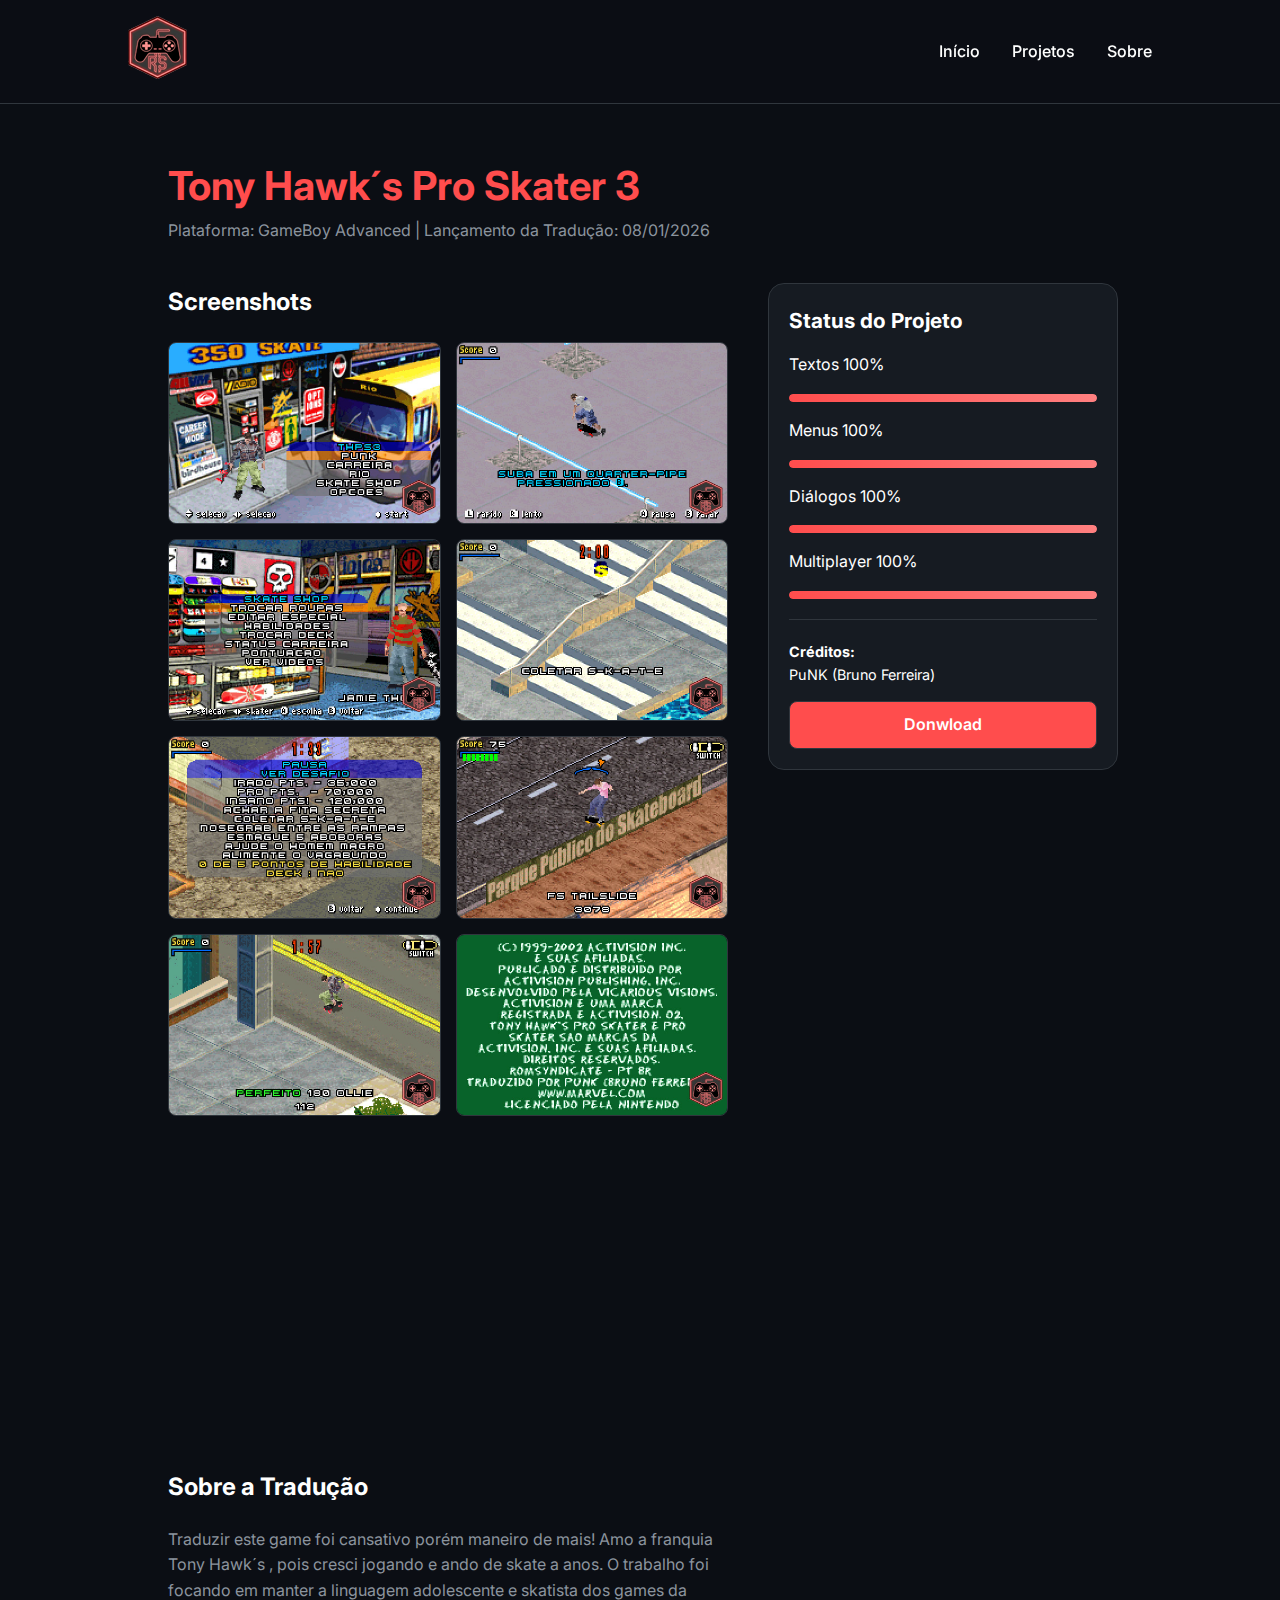
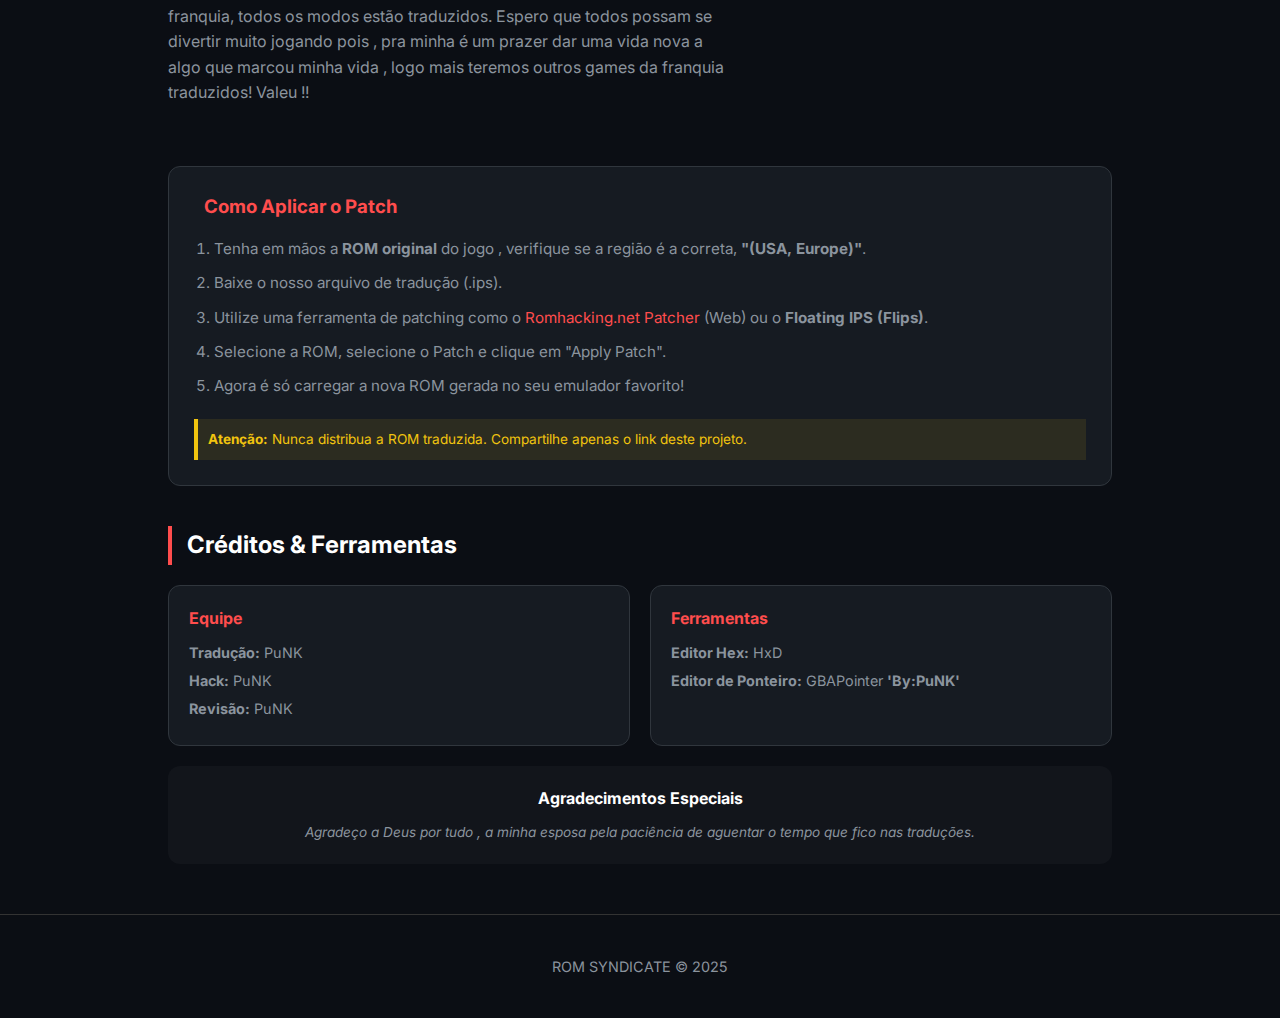
<file: assets/Projetos/thps3gba.html>
<!DOCTYPE html>
<html lang="pt-br">
<head>
    <meta charset="UTF-8">
    <meta name="viewport" content="width=device-width, initial-scale=1.0">
    <title>Tony Hawk´s Pro Skater 3 | ROM SYNDICATE</title>
    
    <link rel="stylesheet" href="/style.css">
    
    <link href="https://fonts.googleapis.com/css2?family=Inter:wght@400;600;800&display=swap" rel="stylesheet">
</head>
<body>

    <header>
        <nav>
            <a href="/index.html">
            <img src="/assets/img/logo/logo-mini.png" alt="">
            </a>
            <div class="logo"></div>
            <ul>
                <li><a href="/index.html">Início</a></li>
                <li><a href="/index.html#projetos">Projetos</a></li>
                <li><a href="/sobre.html">Sobre</a></li>
            </ul>
        </nav>
    </header>

    <main class="container-projeto" style="padding: 50px 10%; max-width: 1200px; margin: 0 auto;">
        
        <section class="projeto-header" style="margin-bottom: 40px;">
            <h1 style="font-size: 2.5rem; color: var(--accent-color);">Tony Hawk´s Pro Skater 3</h1>
            <p style="color: var(--text-secondary);">Plataforma: GameBoy Advanced | Lançamento da Tradução: 08/01/2026</p>
        </section>

        <div style="display: grid; grid-template-columns: 1fr 350px; gap: 40px;">
            
            <section>
                <h2 style="margin-bottom: 20px;">Screenshots</h2>
                <div class="galeria" style="display: grid; grid-template-columns: 1fr 1fr; gap: 15px; margin-bottom: 30px;">
                    <img src="/assets/img/Thps3gba/1.jpg" alt="Screenshot 1" style="width: 100%; border-radius: 8px; border: 1px solid var(--border);">
                    <img src="/assets/img/Thps3gba/2.jpg" alt="Screenshot 2" style="width: 100%; border-radius: 8px; border: 1px solid var(--border);">
                    <img src="/assets/img/Thps3gba/3.jpg" alt="Screenshot 3" style="width: 100%; border-radius: 8px; border: 1px solid var(--border);">
                    <img src="/assets/img/Thps3gba/4.jpg" alt="Screenshot 4" style="width: 100%; border-radius: 8px; border: 1px solid var(--border);">
                    <img src="/assets/img/Thps3gba/5.jpg" alt="Screenshot 5" style="width: 100%; border-radius: 8px; border: 1px solid var(--border);">
                    <img src="/assets/img/Thps3gba/6.jpg" alt="Screenshot 6" style="width: 100%; border-radius: 8px; border: 1px solid var(--border);">
                    <img src="/assets/img/Thps3gba/7.jpg" alt="Screenshot 6" style="width: 100%; border-radius: 8px; border: 1px solid var(--border);">
                    <img src="/assets/img/Thps3gba/8.jpg" alt="Screenshot 6" style="width: 100%; border-radius: 8px; border: 1px solid var(--border);">
                </div>

                <iframe width="560" height="315" src="https://www.youtube.com/embed/ZHEXaWhuFXY?si=bz4yv3jdfg791C5W" title="YouTube video player" frameborder="0" allow="accelerometer; autoplay; clipboard-write; encrypted-media; gyroscope; picture-in-picture; web-share" referrerpolicy="strict-origin-when-cross-origin" allowfullscreen></iframe>

                <h2 style="margin-bottom: 20px;">Sobre a Tradução</h2>
                <p style="color: var(--text-secondary); margin-bottom: 20px;">
                    
                    Traduzir este game foi cansativo porém maneiro de mais! 
                    Amo a franquia Tony Hawk´s , pois cresci jogando e ando de skate a anos.
                    O trabalho foi focando em manter a linguagem adolescente e skatista dos games da franquia,
                    todos os modos estão traduzidos. Espero que todos possam se divertir muito jogando pois , pra minha
                    é um prazer dar uma vida nova a algo que marcou minha vida , logo mais teremos outros games da 
                    franquia traduzidos! Valeu !!
                </p>
            </section>

            <aside>
                <div class="card" style="padding: 20px; position: sticky; top: 100px;">
                    <h3 style="margin-bottom: 15px;">Status do Projeto</h3>
                    
                    <div class="progresso-info"><span>Textos </span><span>100%</span></div>
                    <div class="progresso-container"><div class="progresso-bar" style="width: 100%;"></div></div>

                    <div class="progresso-info"><span>Menus </span><span>100%</span></div>
                    <div class="progresso-container"><div class="progresso-bar" style="width: 100%;"></div></div>

                    <div class="progresso-info"><span>Diálogos </span><span>100%</span></div>
                    <div class="progresso-container"><div class="progresso-bar" style="width: 100%;"></div></div>

                    <div class="progresso-info"><span>Multiplayer </span><span>100%</span></div>
                    <div class="progresso-container"><div class="progresso-bar" style="width: 100%;"></div></div>

                    <hr style="border: 0; border-top: 1px solid var(--border); margin: 20px 0;">

                    <p style="font-size: 0.9rem; margin-bottom: 15px;"><strong>Créditos:</strong><br>PuNK (Bruno Ferreira)</p>

                    <a href="/assets/img/Thps3gba/Tony Hawk's Pro Skater 3 - ROMSYNDICATE PT-BR.rar" class="btn" style="background: var(--accent-color);">Donwload</a>
                </div>
            </aside>
        </div>


            <section class="instrucoes" style="margin-top: 40px; background: var(--card-bg); padding: 25px; border-radius: 12px; border: 1px solid var(--border);">
    <h3 style="color: var(--accent-color); margin-bottom: 15px; display: flex; align-items: center; gap: 10px;">
        <i class="fa-solid fa-gears"></i> Como Aplicar o Patch
    </h3>
    
    <ol style="color: var(--text-secondary); padding-left: 20px; font-size: 0.95rem;">
        <li style="margin-bottom: 10px;">Tenha em mãos a <strong>ROM original</strong> do jogo , verifique se a região é a correta, <strong>"(USA, Europe)"</strong>.</li>
        <li style="margin-bottom: 10px;">Baixe o nosso arquivo de tradução (.ips).</li>
        <li style="margin-bottom: 10px;">Utilize uma ferramenta de patching como o <a href="https://www.romhacking.net/patch/" target="_blank" style="color: var(--accent-color); text-decoration: none;">Romhacking.net Patcher</a> (Web) ou o <strong>Floating IPS (Flips)</strong>.</li>
        <li style="margin-bottom: 10px;">Selecione a ROM, selecione o Patch e clique em "Apply Patch".</li>
        <li>Agora é só carregar a nova ROM gerada no seu emulador favorito!</li>
    </ol>

    <div style="margin-top: 20px; padding: 10px; background: rgba(241, 196, 15, 0.1); border-left: 4px solid #f1c40f; font-size: 0.85rem; color: #f1c40f;">
        <i class="fa-solid fa-triangle-exclamation"></i> <strong>Atenção:</strong> Nunca distribua a ROM traduzida. Compartilhe apenas o link deste projeto.
    </div>
</section>

<section class="creditos" style="margin-top: 40px;">
    <h2 style="margin-bottom: 20px; font-size: 1.5rem; border-left: 4px solid var(--accent-color); padding-left: 15px;">
        Créditos & Ferramentas
    </h2>

    <div style="display: grid; grid-template-columns: 1fr 1fr; gap: 20px;">
        
        <div style="background: var(--card-bg); padding: 20px; border-radius: 12px; border: 1px solid var(--border);">
            <h4 style="color: var(--accent-color); margin-bottom: 10px;"><i class="fa-solid fa-users"></i> Equipe</h4>
            <ul style="list-style: none; color: var(--text-secondary); font-size: 0.9rem;">
                <li style="margin-bottom: 5px;"><strong>Tradução:</strong> PuNK </li>
                <li style="margin-bottom: 5px;"><strong>Hack:</strong> PuNK </li>
                <li style="margin-bottom: 5px;"><strong>Revisão:</strong> PuNK </li>
            </ul>
        </div>

        <div style="background: var(--card-bg); padding: 20px; border-radius: 12px; border: 1px solid var(--border);">
            <h4 style="color: var(--accent-color); margin-bottom: 10px;"><i class="fa-solid fa-screwdriver-wrench"></i> Ferramentas</h4>
            <ul style="list-style: none; color: var(--text-secondary); font-size: 0.9rem;">
                <li style="margin-bottom: 5px;"><strong>Editor Hex:</strong> HxD</li>
                <li style="margin-bottom: 5px;"><strong>Editor de Ponteiro:</strong> GBAPointer <strong>'By:PuNK'</strong></li>
            </ul>
        </div>

    </div>

    <div style="margin-top: 20px; background: rgba(255, 255, 255, 0.03); padding: 20px; border-radius: 12px; text-align: center;">
        <h4 style="color: var(--text-primary); margin-bottom: 10px;">Agradecimentos Especiais</h4>
        <p style="color: var(--text-secondary); font-size: 0.85rem; font-style: italic;">
        Agradeço a Deus por tudo , a minha esposa pela paciência de aguentar o tempo que fico nas traduções.
        </p>
    </div>
</section>

    </main>

    <footer style="text-align: center; padding: 40px; border-top: 1px solid #333;">
    <p>ROM SYNDICATE © 2025</p>
    
</footer>
<script src="/script.js"></script>
<div id="imageModal" class="modal">
    <span class="close">&times;</span>
    <img class="modal-content" id="imgExpanded">
</div>
</body>
</html>
</file>
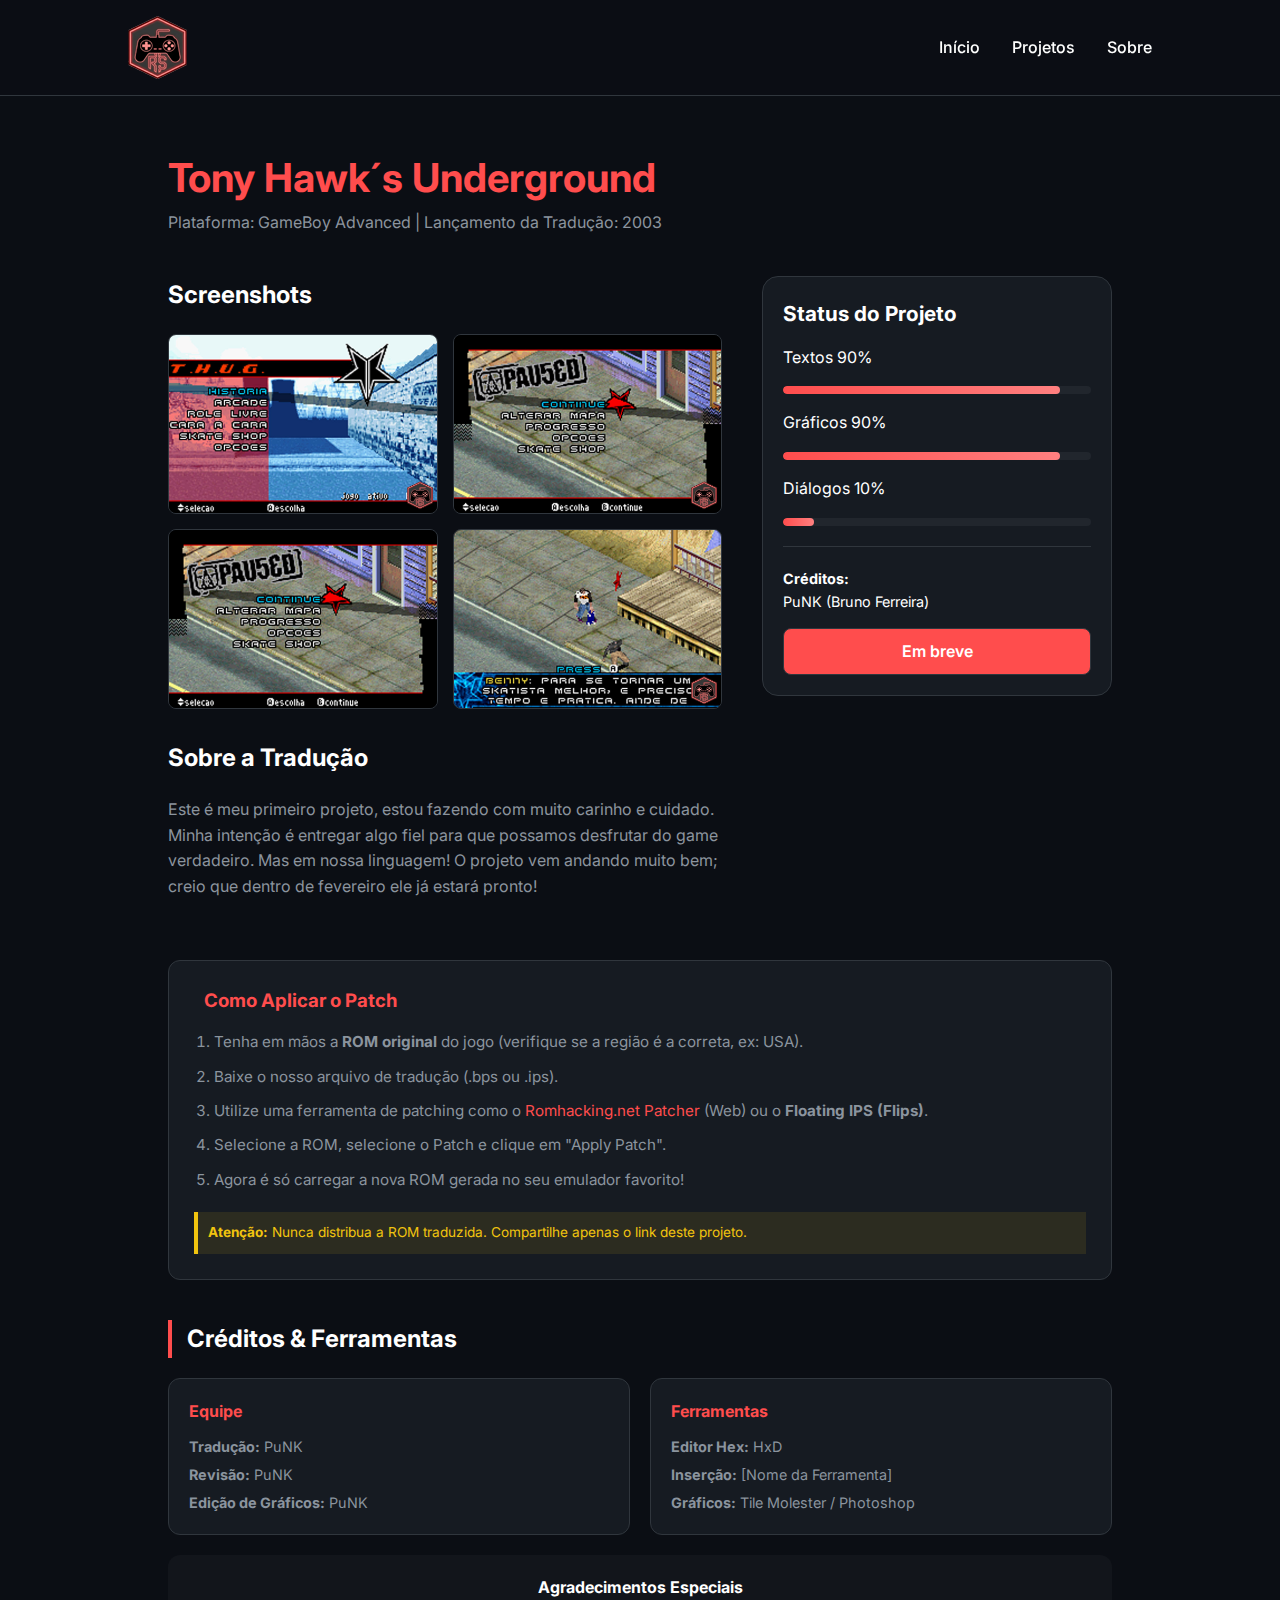
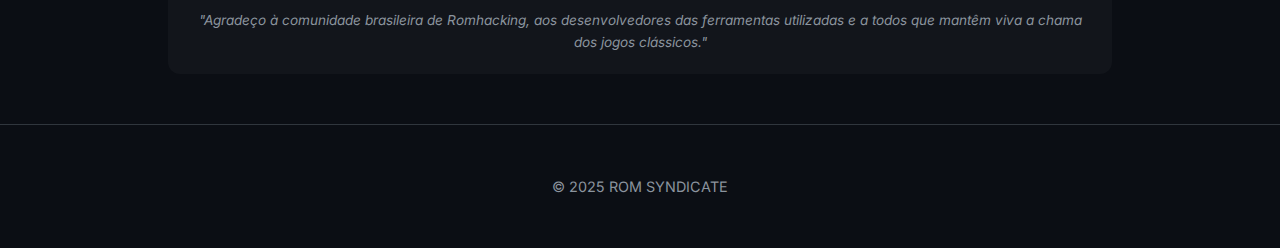
<file: assets/Projetos/thugGBA.html>
<!DOCTYPE html>
<html lang="pt-br">
<head>
    <meta charset="UTF-8">
    <meta name="viewport" content="width=device-width, initial-scale=1.0">
    <title>Projeto: Tony Hawk´s Underground | ROM SYNDICATE</title>
    
    <link rel="stylesheet" href="/style.css">
    
    <link href="https://fonts.googleapis.com/css2?family=Inter:wght@400;600;800&display=swap" rel="stylesheet">
</head>
<body>

    <header>
        <nav>
            <img src="/assets/img/logo/logo-mini.png" alt="ROM Syndicate Logo">
            <div class="logo"></div>
            <ul>
                <li><a href="/index.html">Início</a></li>
                <li><a href="/index.html#projetos">Projetos</a></li>
                <li><a href="/sobre.html">Sobre</a></li>
            </ul>
        </nav>
    </header>

    <main class="container-projeto" style="padding: 50px 10%; max-width: 1200px; margin: 0 auto;">
        
        <section class="projeto-header" style="margin-bottom: 40px;">
            <h1 style="font-size: 2.5rem; color: var(--accent-color);">Tony Hawk´s Underground</h1>
            <p style="color: var(--text-secondary);">Plataforma: GameBoy Advanced | Lançamento da Tradução: 2003</p>
        </section>

        <div style="display: grid; grid-template-columns: 1fr 350px; gap: 40px;">
            
            <section>
                <h2 style="margin-bottom: 20px;">Screenshots</h2>
                <div class="galeria" style="display: grid; grid-template-columns: 1fr 1fr; gap: 15px; margin-bottom: 30px;">
                    <img src="/assets/img/thugGBA/1.JPG" alt="Screenshot 1" style="width: 100%; border-radius: 8px; border: 1px solid var(--border);">
                    <img src="/assets/img/thugGBA/2.jpg" alt="Screenshot 2" style="width: 100%; border-radius: 8px; border: 1px solid var(--border);">
                    <img src="/assets/img/thugGBA/3.jpg" alt="Screenshot 3" style="width: 100%; border-radius: 8px; border: 1px solid var(--border);">
                    <img src="/assets/img/thugGBA/4.jpg" alt="Screenshot 4" style="width: 100%; border-radius: 8px; border: 1px solid var(--border);">
                </div>

                <h2 style="margin-bottom: 20px;">Sobre a Tradução</h2>
                <p style="color: var(--text-secondary); margin-bottom: 20px;">
                    Este é meu primeiro projeto, estou fazendo com muito carinho e cuidado.
                    Minha intenção é entregar algo fiel para que possamos desfrutar do game verdadeiro.
                    Mas em nossa linguagem!
                    O projeto vem andando muito bem; creio que dentro de fevereiro ele já estará pronto!
                </p>
            </section>

            <aside>
                <div class="card" style="padding: 20px; position: sticky; top: 100px;">
                    <h3 style="margin-bottom: 15px;">Status do Projeto</h3>
                    
                    <div class="progresso-info"><span>Textos </span><span>90%</span></div>
                    <div class="progresso-container"><div class="progresso-bar" style="width: 90%;"></div></div>
                    
                    <div class="progresso-info"><span>Gráficos </span><span>90%</span></div>
                    <div class="progresso-container"><div class="progresso-bar" style="width: 90%;"></div></div>

                    <div class="progresso-info"><span>Diálogos </span><span>10%</span></div>
                    <div class="progresso-container"><div class="progresso-bar" style="width: 10%;"></div></div>

                    <hr style="border: 0; border-top: 1px solid var(--border); margin: 20px 0;">

                    <p style="font-size: 0.9rem; margin-bottom: 15px;"><strong>Créditos:</strong><br>PuNK (Bruno Ferreira)</p>

                    <a href="" class="btn" style="background: var(--accent-color);">Em breve</a>
                </div>
            </aside>
        </div>


            <section class="instrucoes" style="margin-top: 40px; background: var(--card-bg); padding: 25px; border-radius: 12px; border: 1px solid var(--border);">
    <h3 style="color: var(--accent-color); margin-bottom: 15px; display: flex; align-items: center; gap: 10px;">
        <i class="fa-solid fa-gears"></i> Como Aplicar o Patch
    </h3>
    
    <ol style="color: var(--text-secondary); padding-left: 20px; font-size: 0.95rem;">
        <li style="margin-bottom: 10px;">Tenha em mãos a <strong>ROM original</strong> do jogo (verifique se a região é a correta, ex: USA).</li>
        <li style="margin-bottom: 10px;">Baixe o nosso arquivo de tradução (.bps ou .ips).</li>
        <li style="margin-bottom: 10px;">Utilize uma ferramenta de patching como o <a href="https://www.romhacking.net/patch/" target="_blank" style="color: var(--accent-color); text-decoration: none;">Romhacking.net Patcher</a> (Web) ou o <strong>Floating IPS (Flips)</strong>.</li>
        <li style="margin-bottom: 10px;">Selecione a ROM, selecione o Patch e clique em "Apply Patch".</li>
        <li>Agora é só carregar a nova ROM gerada no seu emulador favorito!</li>
    </ol>

    <div style="margin-top: 20px; padding: 10px; background: rgba(241, 196, 15, 0.1); border-left: 4px solid #f1c40f; font-size: 0.85rem; color: #f1c40f;">
        <i class="fa-solid fa-triangle-exclamation"></i> <strong>Atenção:</strong> Nunca distribua a ROM traduzida. Compartilhe apenas o link deste projeto.
    </div>
</section>

<section class="creditos" style="margin-top: 40px;">
    <h2 style="margin-bottom: 20px; font-size: 1.5rem; border-left: 4px solid var(--accent-color); padding-left: 15px;">
        Créditos & Ferramentas
    </h2>

    <div style="display: grid; grid-template-columns: 1fr 1fr; gap: 20px;">
        
        <div style="background: var(--card-bg); padding: 20px; border-radius: 12px; border: 1px solid var(--border);">
            <h4 style="color: var(--accent-color); margin-bottom: 10px;"><i class="fa-solid fa-users"></i> Equipe</h4>
            <ul style="list-style: none; color: var(--text-secondary); font-size: 0.9rem;">
                <li style="margin-bottom: 5px;"><strong>Tradução:</strong> PuNK </li>
                <li style="margin-bottom: 5px;"><strong>Revisão:</strong> PuNK </li>
                <li><strong>Edição de Gráficos:</strong> PuNK </li>
            </ul>
        </div>

        <div style="background: var(--card-bg); padding: 20px; border-radius: 12px; border: 1px solid var(--border);">
            <h4 style="color: var(--accent-color); margin-bottom: 10px;"><i class="fa-solid fa-screwdriver-wrench"></i> Ferramentas</h4>
            <ul style="list-style: none; color: var(--text-secondary); font-size: 0.9rem;">
                <li style="margin-bottom: 5px;"><strong>Editor Hex:</strong> HxD</li>
                <li style="margin-bottom: 5px;"><strong>Inserção:</strong> [Nome da Ferramenta]</li>
                <li><strong>Gráficos:</strong> Tile Molester / Photoshop</li>
            </ul>
        </div>

    </div>

    <div style="margin-top: 20px; background: rgba(255, 255, 255, 0.03); padding: 20px; border-radius: 12px; text-align: center;">
        <h4 style="color: var(--text-primary); margin-bottom: 10px;">Agradecimentos Especiais</h4>
        <p style="color: var(--text-secondary); font-size: 0.85rem; font-style: italic;">
            "Agradeço à comunidade brasileira de Romhacking, aos desenvolvedores das ferramentas utilizadas e a todos que mantêm viva a chama dos jogos clássicos."
        </p>
    </div>
</section>

    </main>

    <footer>
        <p>&copy; 2025 ROM SYNDICATE</p>
    </footer>
<script src="/script.js"></script>
<div id="imageModal" class="modal">
    <span class="close">&times;</span>
    <img class="modal-content" id="imgExpanded">
</div>
</body>
</html>
</file>
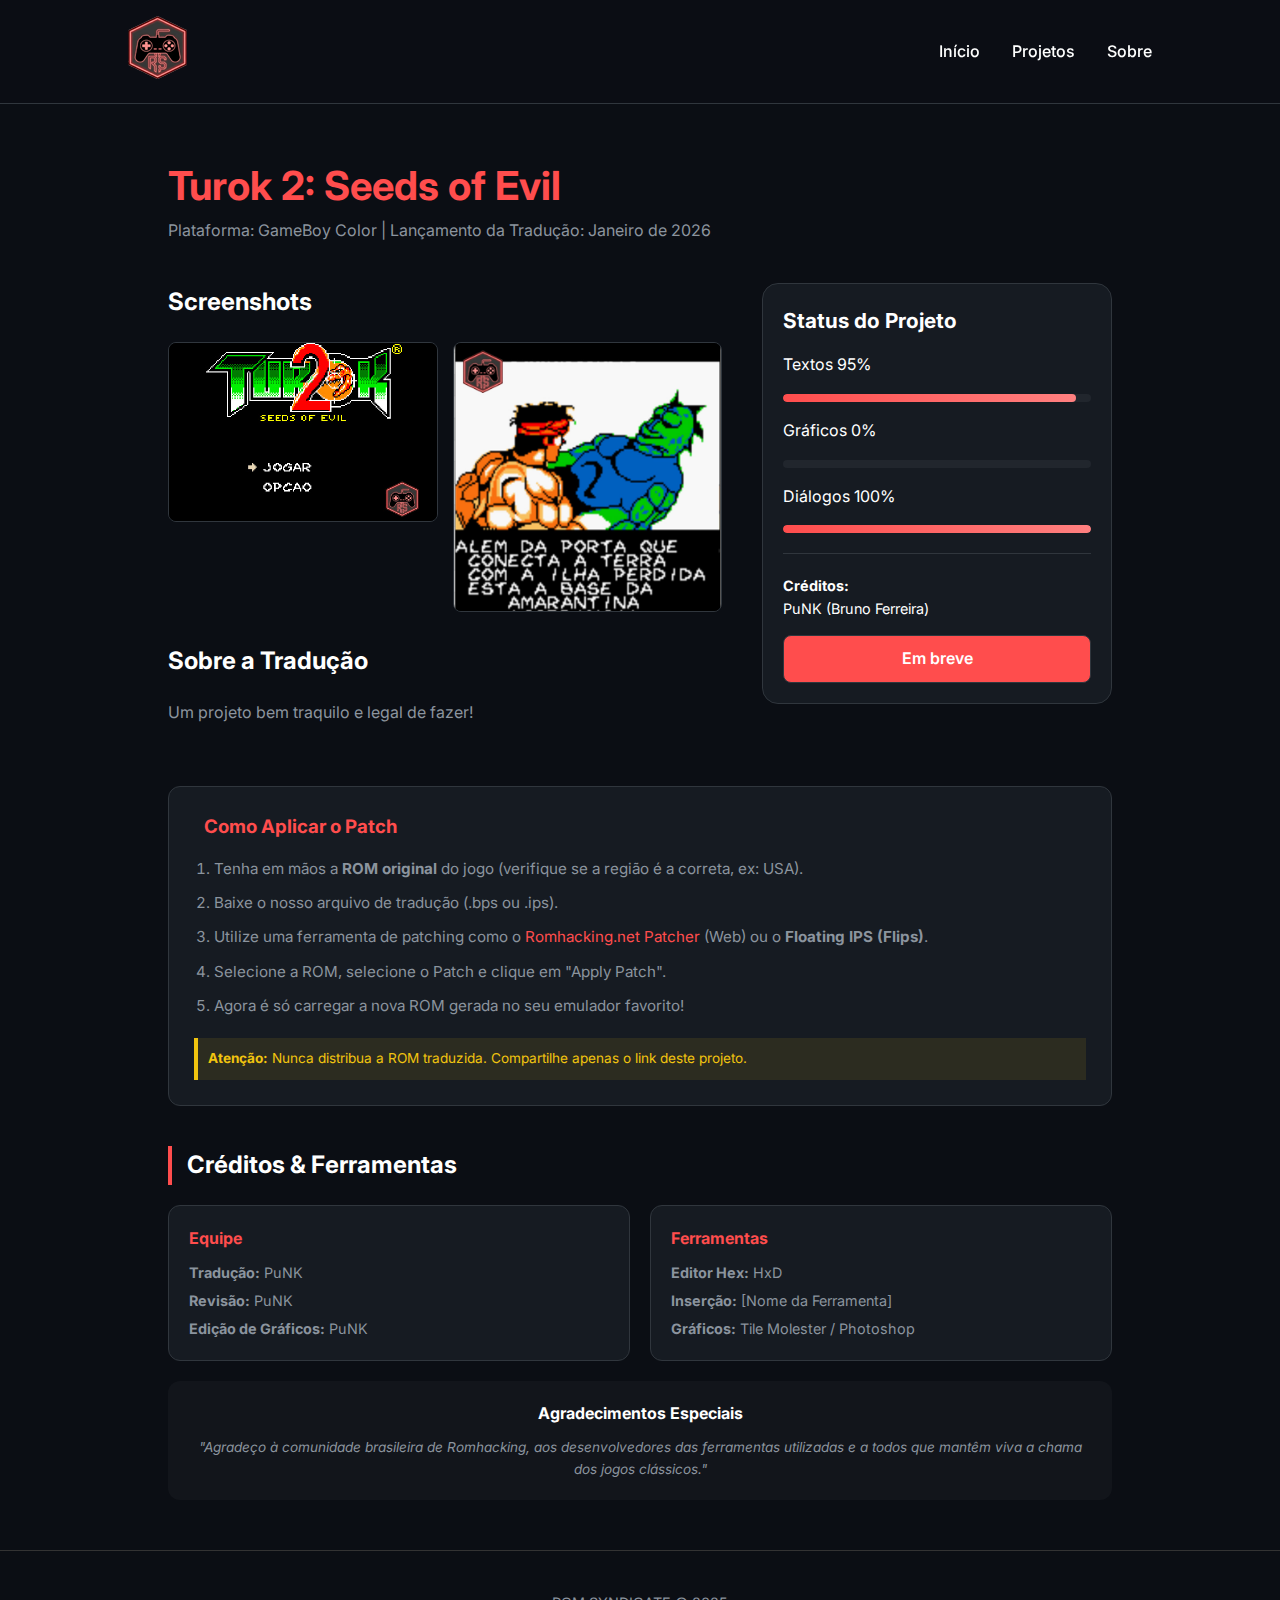
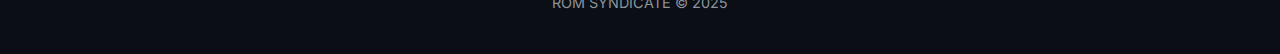
<file: assets/Projetos/turok2gbc.html>
<!DOCTYPE html>
<html lang="pt-br">
<head>
    <meta charset="UTF-8">
    <meta name="viewport" content="width=device-width, initial-scale=1.0">
    <title>Projeto: Tony Hawk´s Underground | ROM SYNDICATE</title>
    
    <link rel="stylesheet" href="/style.css">
    
    <link href="https://fonts.googleapis.com/css2?family=Inter:wght@400;600;800&display=swap" rel="stylesheet">
</head>
<body>

    <header>
        <nav>
            <a href="/index.html">
            <img src="/assets/img/logo/logo-mini.png" alt="">
            </a>
            <div class="logo"></div>
            <ul>
                <li><a href="/index.html">Início</a></li>
                <li><a href="/index.html#projetos">Projetos</a></li>
                <li><a href="/sobre.html">Sobre</a></li>
            </ul>
        </nav>
    </header>

    <main class="container-projeto" style="padding: 50px 10%; max-width: 1200px; margin: 0 auto;">
        
        <section class="projeto-header" style="margin-bottom: 40px;">
            <h1 style="font-size: 2.5rem; color: var(--accent-color);">Turok 2: Seeds of Evil</h1>
            <p style="color: var(--text-secondary);">Plataforma: GameBoy Color | Lançamento da Tradução: Janeiro de 2026</p>
        </section>

        <div style="display: grid; grid-template-columns: 1fr 350px; gap: 40px;">
            
            <section>
                <h2 style="margin-bottom: 20px;">Screenshots</h2>
                <div class="galeria" style="display: grid; grid-template-columns: 1fr 1fr; gap: 15px; margin-bottom: 30px;">
                    <img src="/assets/img/turok2gbc/1.jpg" alt="Screenshot 1" style="width: 100%; border-radius: 8px; border: 1px solid var(--border);">
                    <img src="/assets/img/turok2gbc/2.jpg" alt="Screenshot 2" style="width: 100%; border-radius: 8px; border: 1px solid var(--border);">
                </div>

                <h2 style="margin-bottom: 20px;">Sobre a Tradução</h2>
                <p style="color: var(--text-secondary); margin-bottom: 20px;">
                    Um projeto bem traquilo e legal de fazer!
                </p>
            </section>

            <aside>
                <div class="card" style="padding: 20px; position: sticky; top: 100px;">
                    <h3 style="margin-bottom: 15px;">Status do Projeto</h3>
                    
                    <div class="progresso-info"><span>Textos </span><span>95%</span></div>
                    <div class="progresso-container"><div class="progresso-bar" style="width: 95%;"></div></div>
                    
                    <div class="progresso-info"><span>Gráficos </span><span>0%</span></div>
                    <div class="progresso-container"><div class="progresso-bar" style="width: 0%;"></div></div>

                    <div class="progresso-info"><span>Diálogos </span><span>100%</span></div>
                    <div class="progresso-container"><div class="progresso-bar" style="width: 100%;"></div></div>

                    <hr style="border: 0; border-top: 1px solid var(--border); margin: 20px 0;">

                    <p style="font-size: 0.9rem; margin-bottom: 15px;"><strong>Créditos:</strong><br>PuNK (Bruno Ferreira)</p>

                    <a href="" class="btn" style="background: var(--accent-color);">Em breve</a>
                </div>
            </aside>
        </div>


            <section class="instrucoes" style="margin-top: 40px; background: var(--card-bg); padding: 25px; border-radius: 12px; border: 1px solid var(--border);">
    <h3 style="color: var(--accent-color); margin-bottom: 15px; display: flex; align-items: center; gap: 10px;">
        <i class="fa-solid fa-gears"></i> Como Aplicar o Patch
    </h3>
    
    <ol style="color: var(--text-secondary); padding-left: 20px; font-size: 0.95rem;">
        <li style="margin-bottom: 10px;">Tenha em mãos a <strong>ROM original</strong> do jogo (verifique se a região é a correta, ex: USA).</li>
        <li style="margin-bottom: 10px;">Baixe o nosso arquivo de tradução (.bps ou .ips).</li>
        <li style="margin-bottom: 10px;">Utilize uma ferramenta de patching como o <a href="https://www.romhacking.net/patch/" target="_blank" style="color: var(--accent-color); text-decoration: none;">Romhacking.net Patcher</a> (Web) ou o <strong>Floating IPS (Flips)</strong>.</li>
        <li style="margin-bottom: 10px;">Selecione a ROM, selecione o Patch e clique em "Apply Patch".</li>
        <li>Agora é só carregar a nova ROM gerada no seu emulador favorito!</li>
    </ol>

    <div style="margin-top: 20px; padding: 10px; background: rgba(241, 196, 15, 0.1); border-left: 4px solid #f1c40f; font-size: 0.85rem; color: #f1c40f;">
        <i class="fa-solid fa-triangle-exclamation"></i> <strong>Atenção:</strong> Nunca distribua a ROM traduzida. Compartilhe apenas o link deste projeto.
    </div>
</section>

<section class="creditos" style="margin-top: 40px;">
    <h2 style="margin-bottom: 20px; font-size: 1.5rem; border-left: 4px solid var(--accent-color); padding-left: 15px;">
        Créditos & Ferramentas
    </h2>

    <div style="display: grid; grid-template-columns: 1fr 1fr; gap: 20px;">
        
        <div style="background: var(--card-bg); padding: 20px; border-radius: 12px; border: 1px solid var(--border);">
            <h4 style="color: var(--accent-color); margin-bottom: 10px;"><i class="fa-solid fa-users"></i> Equipe</h4>
            <ul style="list-style: none; color: var(--text-secondary); font-size: 0.9rem;">
                <li style="margin-bottom: 5px;"><strong>Tradução:</strong> PuNK </li>
                <li style="margin-bottom: 5px;"><strong>Revisão:</strong> PuNK </li>
                <li><strong>Edição de Gráficos:</strong> PuNK </li>
            </ul>
        </div>

        <div style="background: var(--card-bg); padding: 20px; border-radius: 12px; border: 1px solid var(--border);">
            <h4 style="color: var(--accent-color); margin-bottom: 10px;"><i class="fa-solid fa-screwdriver-wrench"></i> Ferramentas</h4>
            <ul style="list-style: none; color: var(--text-secondary); font-size: 0.9rem;">
                <li style="margin-bottom: 5px;"><strong>Editor Hex:</strong> HxD</li>
                <li style="margin-bottom: 5px;"><strong>Inserção:</strong> [Nome da Ferramenta]</li>
                <li><strong>Gráficos:</strong> Tile Molester / Photoshop</li>
            </ul>
        </div>

    </div>

    <div style="margin-top: 20px; background: rgba(255, 255, 255, 0.03); padding: 20px; border-radius: 12px; text-align: center;">
        <h4 style="color: var(--text-primary); margin-bottom: 10px;">Agradecimentos Especiais</h4>
        <p style="color: var(--text-secondary); font-size: 0.85rem; font-style: italic;">
            "Agradeço à comunidade brasileira de Romhacking, aos desenvolvedores das ferramentas utilizadas e a todos que mantêm viva a chama dos jogos clássicos."
        </p>
    </div>
</section>

    </main>

    <footer style="text-align: center; padding: 40px; border-top: 1px solid #333;">
    <p>ROM SYNDICATE © 2025</p>
    
</footer>
<script src="/script.js"></script>
<div id="imageModal" class="modal">
    <span class="close">&times;</span>
    <img class="modal-content" id="imgExpanded">
</div>
</body>
</html>
</file>
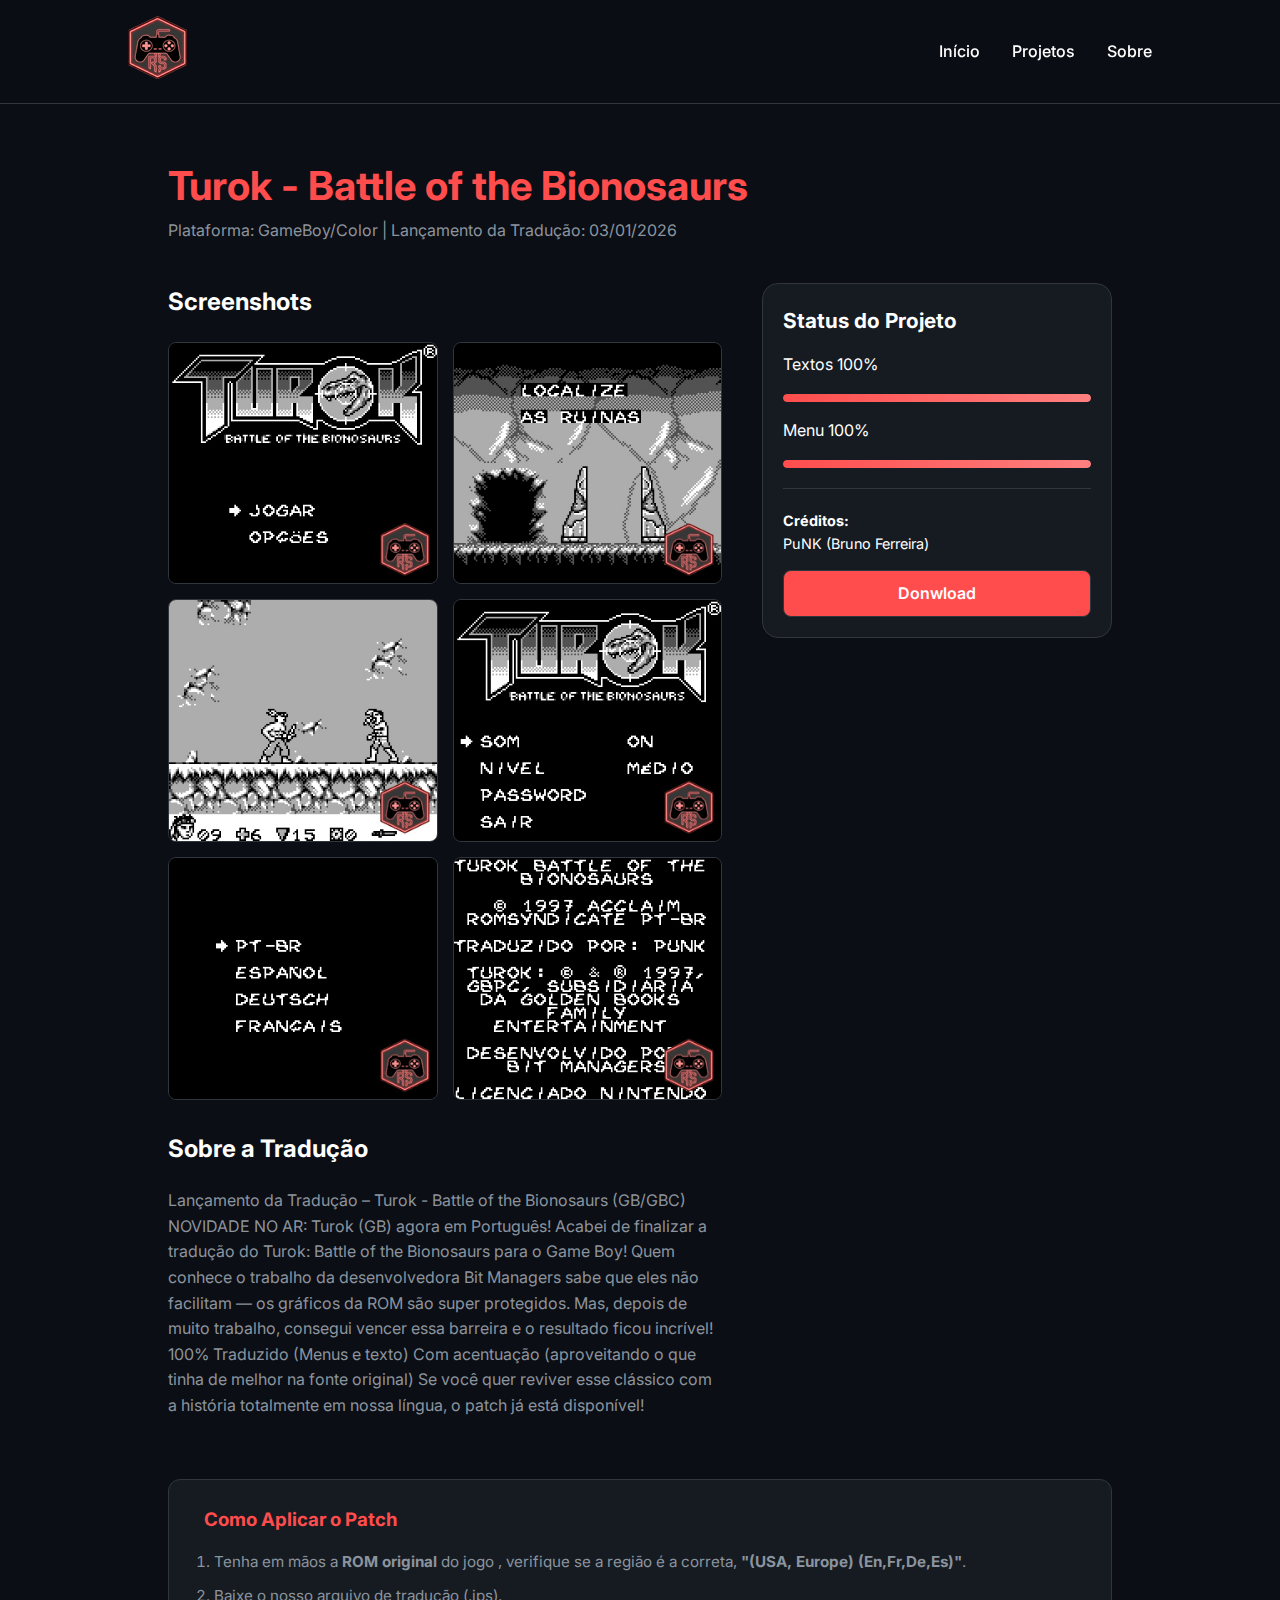
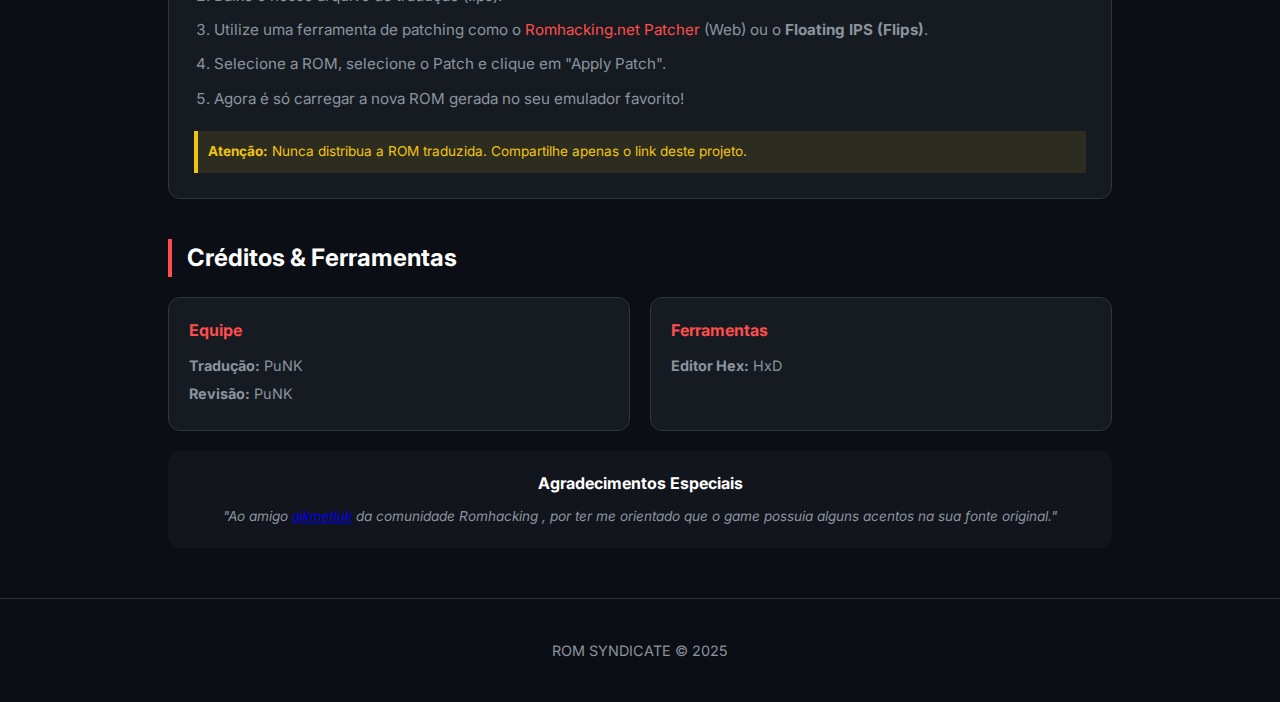
<file: assets/Projetos/turokdinogb.html>
<!DOCTYPE html>
<html lang="pt-br">
<head>
    <meta charset="UTF-8">
    <meta name="viewport" content="width=device-width, initial-scale=1.0">
    <title>Turok - Battle of the Bionosaurs | ROM SYNDICATE</title>
    
    <link rel="stylesheet" href="/style.css">
    
    <link href="https://fonts.googleapis.com/css2?family=Inter:wght@400;600;800&display=swap" rel="stylesheet">
</head>
<body>

    <header>
        <nav>
            <a href="/index.html">
            <img src="/assets/img/logo/logo-mini.png" alt="">
            </a>
            <div class="logo"></div>
            <ul>
                <li><a href="/index.html">Início</a></li>
                <li><a href="/index.html#projetos">Projetos</a></li>
                <li><a href="/sobre.html">Sobre</a></li>
            </ul>
        </nav>
    </header>

    <main class="container-projeto" style="padding: 50px 10%; max-width: 1200px; margin: 0 auto;">
        
        <section class="projeto-header" style="margin-bottom: 40px;">
            <h1 style="font-size: 2.5rem; color: var(--accent-color);">Turok - Battle of the Bionosaurs</h1>
            <p style="color: var(--text-secondary);">Plataforma: GameBoy/Color | Lançamento da Tradução: 03/01/2026</p>
        </section>

        <div style="display: grid; grid-template-columns: 1fr 350px; gap: 40px;">
            
            <section>
                <h2 style="margin-bottom: 20px;">Screenshots</h2>
                <div class="galeria" style="display: grid; grid-template-columns: 1fr 1fr; gap: 15px; margin-bottom: 30px;">
                    <img src="/assets/img/turokdinogb/1.jpg" alt="Screenshot 1" style="width: 100%; border-radius: 8px; border: 1px solid var(--border);">
                    <img src="/assets/img/turokdinogb/2.jpg" alt="Screenshot 2" style="width: 100%; border-radius: 8px; border: 1px solid var(--border);">
                    <img src="/assets/img/turokdinogb/3.jpg" alt="Screenshot 3" style="width: 100%; border-radius: 8px; border: 1px solid var(--border);">
                    <img src="/assets/img/turokdinogb/4.jpg" alt="Screenshot 4" style="width: 100%; border-radius: 8px; border: 1px solid var(--border);">
                    <img src="/assets/img/turokdinogb/5.jpg" alt="Screenshot 5" style="width: 100%; border-radius: 8px; border: 1px solid var(--border);">
                    <img src="/assets/img/turokdinogb/6.jpg" alt="Screenshot 6" style="width: 100%; border-radius: 8px; border: 1px solid var(--border);">
                </div>

                <h2 style="margin-bottom: 20px;">Sobre a Tradução</h2>
                <p style="color: var(--text-secondary); margin-bottom: 20px;">
                    Lançamento da Tradução – Turok - Battle of the Bionosaurs (GB/GBC)

                    NOVIDADE NO AR: Turok (GB) agora em Português!

Acabei de finalizar a tradução do Turok: Battle of the Bionosaurs para o Game Boy! 

Quem conhece o trabalho da desenvolvedora Bit Managers sabe que eles não facilitam — os gráficos da ROM são super protegidos. Mas, depois de muito trabalho, consegui vencer essa barreira e o resultado ficou incrível!

 100% Traduzido (Menus e texto)  Com acentuação (aproveitando o que tinha de melhor na fonte original)

Se você quer reviver esse clássico com a história totalmente em nossa língua, o patch já está disponível!
                </p>
            </section>

            <aside>
                <div class="card" style="padding: 20px; position: sticky; top: 100px;">
                    <h3 style="margin-bottom: 15px;">Status do Projeto</h3>
                    
                    <div class="progresso-info"><span>Textos </span><span>100%</span></div>
                    <div class="progresso-container"><div class="progresso-bar" style="width: 100%;"></div></div>

                    <div class="progresso-info"><span>Menu </span><span>100%</span></div>
                    <div class="progresso-container"><div class="progresso-bar" style="width: 100%;"></div></div>

                    <hr style="border: 0; border-top: 1px solid var(--border); margin: 20px 0;">

                    <p style="font-size: 0.9rem; margin-bottom: 15px;"><strong>Créditos:</strong><br>PuNK (Bruno Ferreira)</p>

                    <a href="/assets/img/turokdinogb/Turok - Battle of the Bionosaurs - PTBR - ROMSYNDICATE.rar" class="btn" style="background: var(--accent-color);">Donwload</a>
                </div>
            </aside>
        </div>


            <section class="instrucoes" style="margin-top: 40px; background: var(--card-bg); padding: 25px; border-radius: 12px; border: 1px solid var(--border);">
    <h3 style="color: var(--accent-color); margin-bottom: 15px; display: flex; align-items: center; gap: 10px;">
        <i class="fa-solid fa-gears"></i> Como Aplicar o Patch
    </h3>
    
    <ol style="color: var(--text-secondary); padding-left: 20px; font-size: 0.95rem;">
        <li style="margin-bottom: 10px;">Tenha em mãos a <strong>ROM original</strong> do jogo , verifique se a região é a correta, <strong>"(USA, Europe) (En,Fr,De,Es)"</strong>.</li>
        <li style="margin-bottom: 10px;">Baixe o nosso arquivo de tradução (.ips).</li>
        <li style="margin-bottom: 10px;">Utilize uma ferramenta de patching como o <a href="https://www.romhacking.net/patch/" target="_blank" style="color: var(--accent-color); text-decoration: none;">Romhacking.net Patcher</a> (Web) ou o <strong>Floating IPS (Flips)</strong>.</li>
        <li style="margin-bottom: 10px;">Selecione a ROM, selecione o Patch e clique em "Apply Patch".</li>
        <li>Agora é só carregar a nova ROM gerada no seu emulador favorito!</li>
    </ol>

    <div style="margin-top: 20px; padding: 10px; background: rgba(241, 196, 15, 0.1); border-left: 4px solid #f1c40f; font-size: 0.85rem; color: #f1c40f;">
        <i class="fa-solid fa-triangle-exclamation"></i> <strong>Atenção:</strong> Nunca distribua a ROM traduzida. Compartilhe apenas o link deste projeto.
    </div>
</section>

<section class="creditos" style="margin-top: 40px;">
    <h2 style="margin-bottom: 20px; font-size: 1.5rem; border-left: 4px solid var(--accent-color); padding-left: 15px;">
        Créditos & Ferramentas
    </h2>

    <div style="display: grid; grid-template-columns: 1fr 1fr; gap: 20px;">
        
        <div style="background: var(--card-bg); padding: 20px; border-radius: 12px; border: 1px solid var(--border);">
            <h4 style="color: var(--accent-color); margin-bottom: 10px;"><i class="fa-solid fa-users"></i> Equipe</h4>
            <ul style="list-style: none; color: var(--text-secondary); font-size: 0.9rem;">
                <li style="margin-bottom: 5px;"><strong>Tradução:</strong> PuNK </li>
                <li style="margin-bottom: 5px;"><strong>Revisão:</strong> PuNK </li>
            </ul>
        </div>

        <div style="background: var(--card-bg); padding: 20px; border-radius: 12px; border: 1px solid var(--border);">
            <h4 style="color: var(--accent-color); margin-bottom: 10px;"><i class="fa-solid fa-screwdriver-wrench"></i> Ferramentas</h4>
            <ul style="list-style: none; color: var(--text-secondary); font-size: 0.9rem;">
                <li style="margin-bottom: 5px;"><strong>Editor Hex:</strong> HxD</li>
            </ul>
        </div>

    </div>

    <div style="margin-top: 20px; background: rgba(255, 255, 255, 0.03); padding: 20px; border-radius: 12px; text-align: center;">
        <h4 style="color: var(--text-primary); margin-bottom: 10px;">Agradecimentos Especiais</h4>
        <p style="color: var(--text-secondary); font-size: 0.85rem; font-style: italic;">
            "Ao amigo <a target="_blank" href="https://www.romhacking.net.br/index.php?action=profile;u=66">ajkmetiuk</a> da comunidade Romhacking , por ter me orientado que o game possuia alguns acentos na sua fonte original."
        </p>
    </div>
</section>

    </main>

    <footer style="text-align: center; padding: 40px; border-top: 1px solid #333;">
    <p>ROM SYNDICATE © 2025</p>
    
</footer>
<script src="/script.js"></script>
<div id="imageModal" class="modal">
    <span class="close">&times;</span>
    <img class="modal-content" id="imgExpanded">
</div>
</body>
</html>
</file>
<file: style.css>
/* Configurações Globais */
:root {
    --bg-color: #0b0e14;
    --card-bg: #161b22;
    --text-primary: #ffffff;
    --text-secondary: #8b949e;
    --accent-color: #ff4d4d; /* Vermelho Syndicate - mude para sua cor preferida */
    --accent-hover: #ff6666;
    --border: #30363d;
    --glass: rgba(255, 255, 255, 0.05);
}

* {
    margin: 0;
    padding: 0;
    box-sizing: border-box;
}

body {
    background-color: var(--bg-color);
    color: var(--text-primary);
    font-family: 'Inter', sans-serif;
    line-height: 1.6;
    overflow-x: hidden;
}

/* Header / Navegação */
header {
    background-color: rgba(11, 14, 20, 0.8);
    backdrop-filter: blur(10px);
    border-bottom: 1px solid var(--border);
    padding: 1rem 10%;
    position: sticky;
    top: 0;
    z-index: 1000;
}

nav {
    display: flex;
    justify-content: space-between;
    align-items: center;
}

.logo {
    font-size: 1.5rem;
    font-weight: 800;
    letter-spacing: 2px;
    color: var(--accent-color);
}

nav ul {
    display: flex;
    list-style: none;
    gap: 2rem;
}

nav a {
    text-decoration: none;
    color: var(--text-primary);
    font-weight: 500;
    transition: 0.3s;
}

nav a:hover {
    color: var(--accent-color);
}

/* Hero Section */
.hero {
    text-align: center;
    padding: 100px 20px;
    background: radial-gradient(circle at center, #1a1f2e 0%, var(--bg-color) 70%);
}

.hero h1 {
    font-size: 3rem;
    margin-bottom: 1rem;
    background: linear-gradient(to right, #fff, var(--accent-color));
    -webkit-background-clip: text;
    -webkit-text-fill-color: transparent;
}

.hero p {
    color: var(--text-secondary);
    font-size: 1.2rem;
}

/* Grid de Projetos */
.grid-projetos {
    display: grid;
    grid-template-columns: repeat(auto-fill, minmax(300px, 1fr));
    gap: 2rem;
    padding: 50px 10%;
}

/* Card do Projeto */
.card {
    background: var(--card-bg);
    border: 1px solid var(--border);
    border-radius: 16px;
    overflow: hidden;
    position: relative;
    transition: transform 0.4s ease, border-color 0.4s ease;
}

.card:hover {
    transform: translateY(-10px);
    border-color: var(--accent-color);
    box-shadow: 0 10px 30px rgba(0, 0, 0, 0.5);
}

.card img {
    width: 100%;
    height: 200px;
    object-fit: cover;
    filter: grayscale(30%);
    transition: 0.4s;
}

.card:hover img {
    filter: grayscale(0%);
}

.card-content {
    padding: 1.5rem;
}

.card h3 {
    margin-bottom: 0.5rem;
    font-size: 1.3rem;
}

/* Badge de Status */
.badge-status {
    position: absolute;
    top: 15px;
    right: 15px;
    background: var(--accent-color);
    color: white;
    padding: 4px 12px;
    border-radius: 20px;
    font-size: 0.75rem;
    font-weight: bold;
    z-index: 10;
}

/* Barra de Progresso */
.progresso-container {
    background: #21262d;
    height: 8px;
    border-radius: 10px;
    margin: 1rem 0;
    overflow: hidden;
}

.progresso-bar {
    background: linear-gradient(90deg, var(--accent-color), #ff8080);
    height: 100%;
    border-radius: 10px;
    width: 0;
}

/* Botões */
.btn {
    display: inline-block;
    width: 100%;
    text-align: center;
    background: var(--glass);
    color: white;
    padding: 10px;
    border: 1px solid var(--border);
    border-radius: 8px;
    text-decoration: none;
    font-weight: 600;
    transition: 0.3s;
}

.btn:hover {
    background: var(--accent-color);
    border-color: var(--accent-color);
    color: #fff;
}

/* Footer */
footer {
    text-align: center;
    padding: 50px;
    border-top: 1px solid var(--border);
    color: var(--text-secondary);
    font-size: 0.9rem;
}

/* Responsividade */
@media (max-width: 768px) {
    .hero h1 { font-size: 2rem; }
    nav ul { display: none; } /* Oculta menu em telas pequenas para simplicidade */
}

/* Efeito de zoom ao passar o mouse na galeria */
.galeria img {
    cursor: pointer;
    transition: transform 0.3s ease, filter 0.3s ease;
}

.galeria img:hover {
    transform: scale(1.05); /* Aumenta levemente */
    filter: brightness(1.2); /* Dá um brilho */
}

/* O Modal (fundo escuro) */
.modal {
    display: none; 
    position: fixed; 
    z-index: 2000; 
    padding-top: 50px; 
    left: 0;
    top: 0;
    width: 100%; 
    height: 100%; 
    background-color: rgba(0,0,0,0.9); 
    backdrop-filter: blur(5px);
}

/* Imagem dentro do Modal */
.modal-content {
    margin: auto;
    display: block;
    max-width: 90%;
    max-height: 80vh;
    border-radius: 10px;
    border: 2px solid var(--accent-color);
    animation: zoom 0.3s;
}

@keyframes zoom {
    from {transform: scale(0.1)} 
    to {transform: scale(1)}
}

/* Botão de fechar */
.close {
    position: absolute;
    top: 20px;
    right: 35px;
    color: #fff;
    font-size: 40px;
    font-weight: bold;
    cursor: pointer;
}

.close:hover { color: var(--accent-color); }

.card-membro:hover {
    transform: translateY(-5px);
    border-color: var(--accent-color);
    box-shadow: 0 10px 20px rgba(0,0,0,0.4);
}

/* Estilo para os links de ícone */
.icon-link {
    color: var(--text-secondary);
    font-size: 1.8rem; /* Tamanho do ícone */
    text-decoration: none;
    transition: all 0.3s ease;
    display: inline-block;
}

/* Efeito ao passar o mouse */
.icon-link:hover {
    color: var(--accent-color);
    transform: translateY(-3px) scale(1.1);
    filter: drop-shadow(0 0 8px var(--accent-color)); /* Brilho neon */
}

/* Cores específicas se você quiser (opcional) */
.fa-github:hover {
    color: #ffffff; /* O GitHub costuma ser branco/cinza */
    filter: drop-shadow(0 0 8px #ffffff);
}

.fa-discord:hover {
    color: #5865F2; /* Cor oficial do Discord */
    filter: drop-shadow(0 0 8px #5865F2);
}

/* Seção de Aviso Legal */
.aviso-legal {
    padding: 40px 10%;
    margin-top: 50px;
    border-top: 1px solid var(--border);
    background: linear-gradient(to bottom, var(--bg-color), #0f1218);
}

.aviso-container {
    max-width: 800px;
    margin: 0 auto;
    text-align: center;
    background: rgba(255, 77, 77, 0.05); /* Um fundo vermelho bem clarinho e transparente */
    padding: 30px;
    border-radius: 15px;
    border: 1px dashed rgba(255, 77, 77, 0.3);
}

.aviso-container i {
    font-size: 1.5rem;
    color: var(--accent-color);
    margin-bottom: 15px;
}

.aviso-container h3 {
    color: var(--text-primary);
    margin-bottom: 10px;
    text-transform: uppercase;
    font-size: 1rem;
    letter-spacing: 1px;
}

.aviso-container p {
    color: var(--text-secondary);
    font-size: 0.85rem;
    line-height: 1.6;
}

/* Container do Formulário */
.container-contato {
    padding: 60px 10%;
    display: flex;
    justify-content: center;
}

.contato-wrapper {
    max-width: 700px;
    width: 100%;
}

.contato-texto {
    text-align: center;
    margin-bottom: 40px;
}

/* Estilo do Card do Formulário */
.form-syndicate {
    background: var(--card-bg);
    border: 1px solid var(--border);
    padding: 40px;
    border-radius: 20px;
    box-shadow: 0 10px 30px rgba(0, 0, 0, 0.5);
}

.form-group {
    margin-bottom: 20px;
    display: flex;
    flex-direction: column;
}

.form-row {
    display: grid;
    grid-template-columns: 1fr 1fr;
    gap: 20px;
}

/* Inputs e Selects Estilizados */
.form-syndicate label {
    font-size: 0.75rem;
    color: var(--accent-color);
    text-transform: uppercase;
    font-weight: 800;
    margin-bottom: 8px;
    letter-spacing: 1px;
}

.form-syndicate input, 
.form-syndicate select, 
.form-syndicate textarea {
    background: #080a0e; /* Tom mais escuro que o card */
    border: 1px solid var(--border);
    border-radius: 8px;
    padding: 12px 15px;
    color: white;
    font-family: inherit;
    transition: 0.3s;
}

.form-syndicate input:focus, 
.form-syndicate textarea:focus {
    border-color: var(--accent-color);
    outline: none;
    box-shadow: 0 0 10px rgba(255, 77, 77, 0.2);
}
</file>
<file: assets/style.css>
/* Configurações Globais */
:root {
    --bg-color: #0b0e14;
    --card-bg: #161b22;
    --text-primary: #ffffff;
    --text-secondary: #8b949e;
    --accent-color: #ff4d4d; /* Vermelho Syndicate - mude para sua cor preferida */
    --accent-hover: #ff6666;
    --border: #30363d;
    --glass: rgba(255, 255, 255, 0.05);
}

* {
    margin: 0;
    padding: 0;
    box-sizing: border-box;
}

body {
    background-color: var(--bg-color);
    color: var(--text-primary);
    font-family: 'Inter', sans-serif;
    line-height: 1.6;
    overflow-x: hidden;
}

/* Header / Navegação */
header {
    background-color: rgba(11, 14, 20, 0.8);
    backdrop-filter: blur(10px);
    border-bottom: 1px solid var(--border);
    padding: 1rem 10%;
    position: sticky;
    top: 0;
    z-index: 1000;
}

nav {
    display: flex;
    justify-content: space-between;
    align-items: center;
}

.logo {
    font-size: 1.5rem;
    font-weight: 800;
    letter-spacing: 2px;
    color: var(--accent-color);
}

nav ul {
    display: flex;
    list-style: none;
    gap: 2rem;
}

nav a {
    text-decoration: none;
    color: var(--text-primary);
    font-weight: 500;
    transition: 0.3s;
}

nav a:hover {
    color: var(--accent-color);
}

/* Hero Section */
.hero {
    text-align: center;
    padding: 100px 20px;
    background: radial-gradient(circle at center, #1a1f2e 0%, var(--bg-color) 70%);
}

.hero h1 {
    font-size: 3rem;
    margin-bottom: 1rem;
    background: linear-gradient(to right, #fff, var(--accent-color));
    -webkit-background-clip: text;
    -webkit-text-fill-color: transparent;
}

.hero p {
    color: var(--text-secondary);
    font-size: 1.2rem;
}

/* Grid de Projetos */
.grid-projetos {
    display: grid;
    grid-template-columns: repeat(auto-fill, minmax(300px, 1fr));
    gap: 2rem;
    padding: 50px 10%;
}

/* Card do Projeto */
.card {
    background: var(--card-bg);
    border: 1px solid var(--border);
    border-radius: 16px;
    overflow: hidden;
    position: relative;
    transition: transform 0.4s ease, border-color 0.4s ease;
}

.card:hover {
    transform: translateY(-10px);
    border-color: var(--accent-color);
    box-shadow: 0 10px 30px rgba(0, 0, 0, 0.5);
}

.card img {
    width: 100%;
    height: 200px;
    object-fit: cover;
    filter: grayscale(30%);
    transition: 0.4s;
}

.card:hover img {
    filter: grayscale(0%);
}

.card-content {
    padding: 1.5rem;
}

.card h3 {
    margin-bottom: 0.5rem;
    font-size: 1.3rem;
}

/* Badge de Status */
.badge-status {
    position: absolute;
    top: 15px;
    right: 15px;
    background: var(--accent-color);
    color: white;
    padding: 4px 12px;
    border-radius: 20px;
    font-size: 0.75rem;
    font-weight: bold;
    z-index: 10;
}

/* Barra de Progresso */
.progresso-container {
    background: #21262d;
    height: 8px;
    border-radius: 10px;
    margin: 1rem 0;
    overflow: hidden;
}

.progresso-bar {
    background: linear-gradient(90deg, var(--accent-color), #ff8080);
    height: 100%;
    border-radius: 10px;
    width: 0;
}

/* Botões */
.btn {
    display: inline-block;
    width: 100%;
    text-align: center;
    background: var(--glass);
    color: white;
    padding: 10px;
    border: 1px solid var(--border);
    border-radius: 8px;
    text-decoration: none;
    font-weight: 600;
    transition: 0.3s;
}

.btn:hover {
    background: var(--accent-color);
    border-color: var(--accent-color);
    color: #fff;
}

/* Footer */
footer {
    text-align: center;
    padding: 50px;
    border-top: 1px solid var(--border);
    color: var(--text-secondary);
    font-size: 0.9rem;
}

/* Responsividade */
@media (max-width: 768px) {
    .hero h1 { font-size: 2rem; }
    nav ul { display: none; } /* Oculta menu em telas pequenas para simplicidade */
}

/* Efeito de zoom ao passar o mouse na galeria */
.galeria img {
    cursor: pointer;
    transition: transform 0.3s ease, filter 0.3s ease;
}

.galeria img:hover {
    transform: scale(1.05); /* Aumenta levemente */
    filter: brightness(1.2); /* Dá um brilho */
}

/* O Modal (fundo escuro) */
.modal {
    display: none; 
    position: fixed; 
    z-index: 2000; 
    padding-top: 50px; 
    left: 0;
    top: 0;
    width: 100%; 
    height: 100%; 
    background-color: rgba(0,0,0,0.9); 
    backdrop-filter: blur(5px);
}

/* Imagem dentro do Modal */
.modal-content {
    margin: auto;
    display: block;
    max-width: 90%;
    max-height: 80vh;
    border-radius: 10px;
    border: 2px solid var(--accent-color);
    animation: zoom 0.3s;
}

@keyframes zoom {
    from {transform: scale(0.1)} 
    to {transform: scale(1)}
}

/* Botão de fechar */
.close {
    position: absolute;
    top: 20px;
    right: 35px;
    color: #fff;
    font-size: 40px;
    font-weight: bold;
    cursor: pointer;
}

.close:hover { color: var(--accent-color); }

.card-membro:hover {
    transform: translateY(-5px);
    border-color: var(--accent-color);
    box-shadow: 0 10px 20px rgba(0,0,0,0.4);
}

/* Estilo para os links de ícone */
.icon-link {
    color: var(--text-secondary);
    font-size: 1.8rem; /* Tamanho do ícone */
    text-decoration: none;
    transition: all 0.3s ease;
    display: inline-block;
}

/* Efeito ao passar o mouse */
.icon-link:hover {
    color: var(--accent-color);
    transform: translateY(-3px) scale(1.1);
    filter: drop-shadow(0 0 8px var(--accent-color)); /* Brilho neon */
}

/* Cores específicas se você quiser (opcional) */
.fa-github:hover {
    color: #ffffff; /* O GitHub costuma ser branco/cinza */
    filter: drop-shadow(0 0 8px #ffffff);
}

.fa-discord:hover {
    color: #5865F2; /* Cor oficial do Discord */
    filter: drop-shadow(0 0 8px #5865F2);
}

/* Seção de Aviso Legal */
.aviso-legal {
    padding: 40px 10%;
    margin-top: 50px;
    border-top: 1px solid var(--border);
    background: linear-gradient(to bottom, var(--bg-color), #0f1218);
}

.aviso-container {
    max-width: 800px;
    margin: 0 auto;
    text-align: center;
    background: rgba(255, 77, 77, 0.05); /* Um fundo vermelho bem clarinho e transparente */
    padding: 30px;
    border-radius: 15px;
    border: 1px dashed rgba(255, 77, 77, 0.3);
}

.aviso-container i {
    font-size: 1.5rem;
    color: var(--accent-color);
    margin-bottom: 15px;
}

.aviso-container h3 {
    color: var(--text-primary);
    margin-bottom: 10px;
    text-transform: uppercase;
    font-size: 1rem;
    letter-spacing: 1px;
}

.aviso-container p {
    color: var(--text-secondary);
    font-size: 0.85rem;
    line-height: 1.6;
}
</file>
